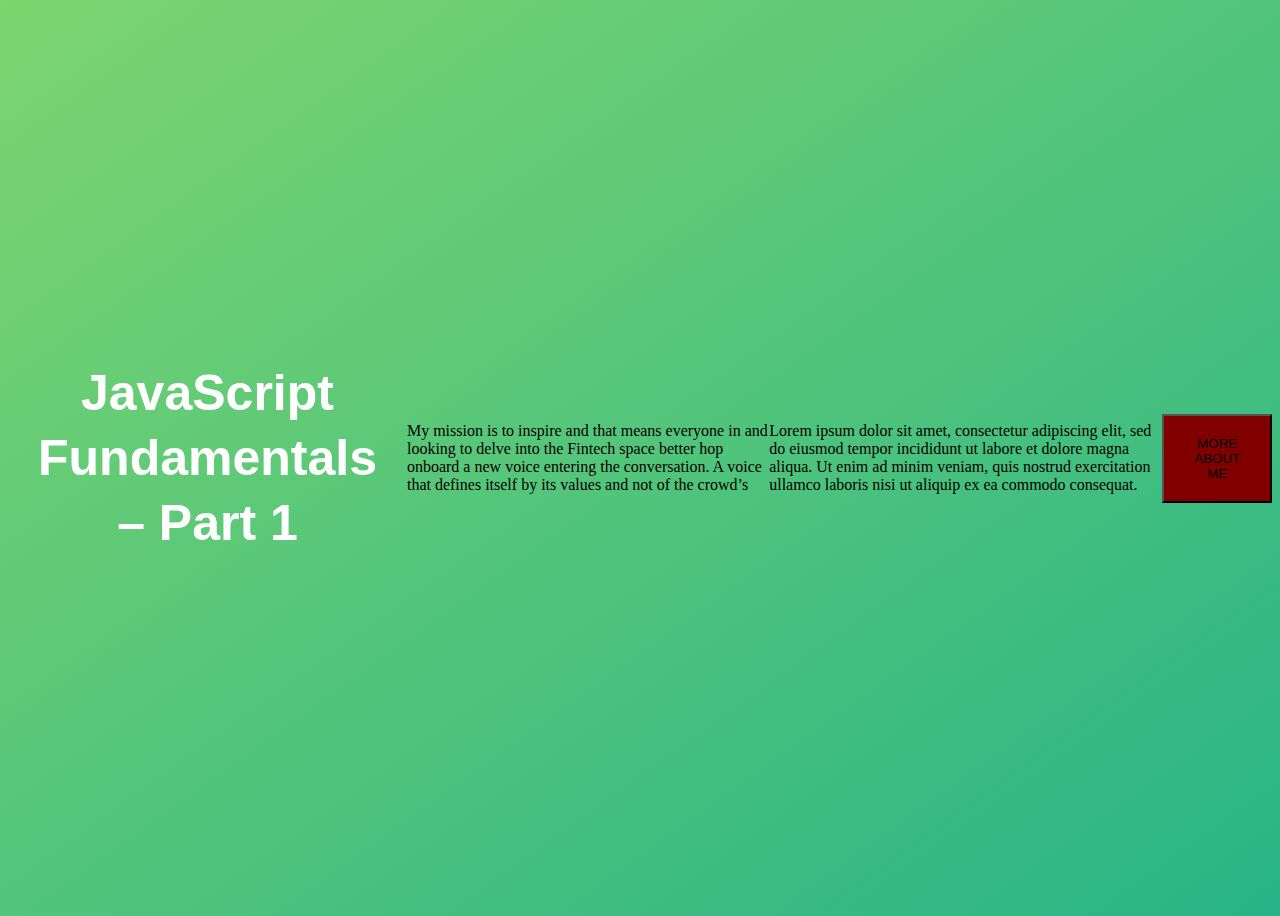
<file: 01-Fundamentals-Part-1/starter/index.html>
<!DOCTYPE html>
<html lang="en">
  <head>
    <meta charset="UTF-8" />
    <meta name="viewport" content="width=device-width, initial-scale=1.0" />
    <meta http-equiv="X-UA-Compatible" content="ie=edge" />
    <title>JavaScript Fundamentals – Part 1</title>
    <style>
      body {
        height: 100vh;
        display: flex;
        align-items: center;
        background: linear-gradient(to top left, #28b487, #7dd56f);
      }
      h1 {
        font-family: sans-serif;
        font-size: 50px;
        line-height: 1.3;
        width: 100%;
        padding: 30px;
        text-align: center;
        color: white;
      }
    </style>
  </head>
  <body>
    <h1>JavaScript Fundamentals – Part 1</h1>

    <script src="script.js"></script>
    <script src="assignment.js"></script>
    <script src="challenges.js"></script>
  </body>
</html>

<p>
  My mission is to inspire and that means everyone in and looking to delve into
  the Fintech space better hop onboard a new voice entering the conversation. A
  voice that defines itself by its values and not of the crowd’s
</p>

<p>
  Lorem ipsum dolor sit amet, consectetur adipiscing elit, sed do eiusmod tempor
  incididunt ut labore et dolore magna aliqua. Ut enim ad minim veniam, quis
  nostrud exercitation ullamco laboris nisi ut aliquip ex ea commodo consequat.
</p>
<button
  style="
    background-color: #800000;
    padding: 20px 30px 20px 30px;
    /* letter-spacing:  */
  "
>
  MORE ABOUT ME
</button>
</file>
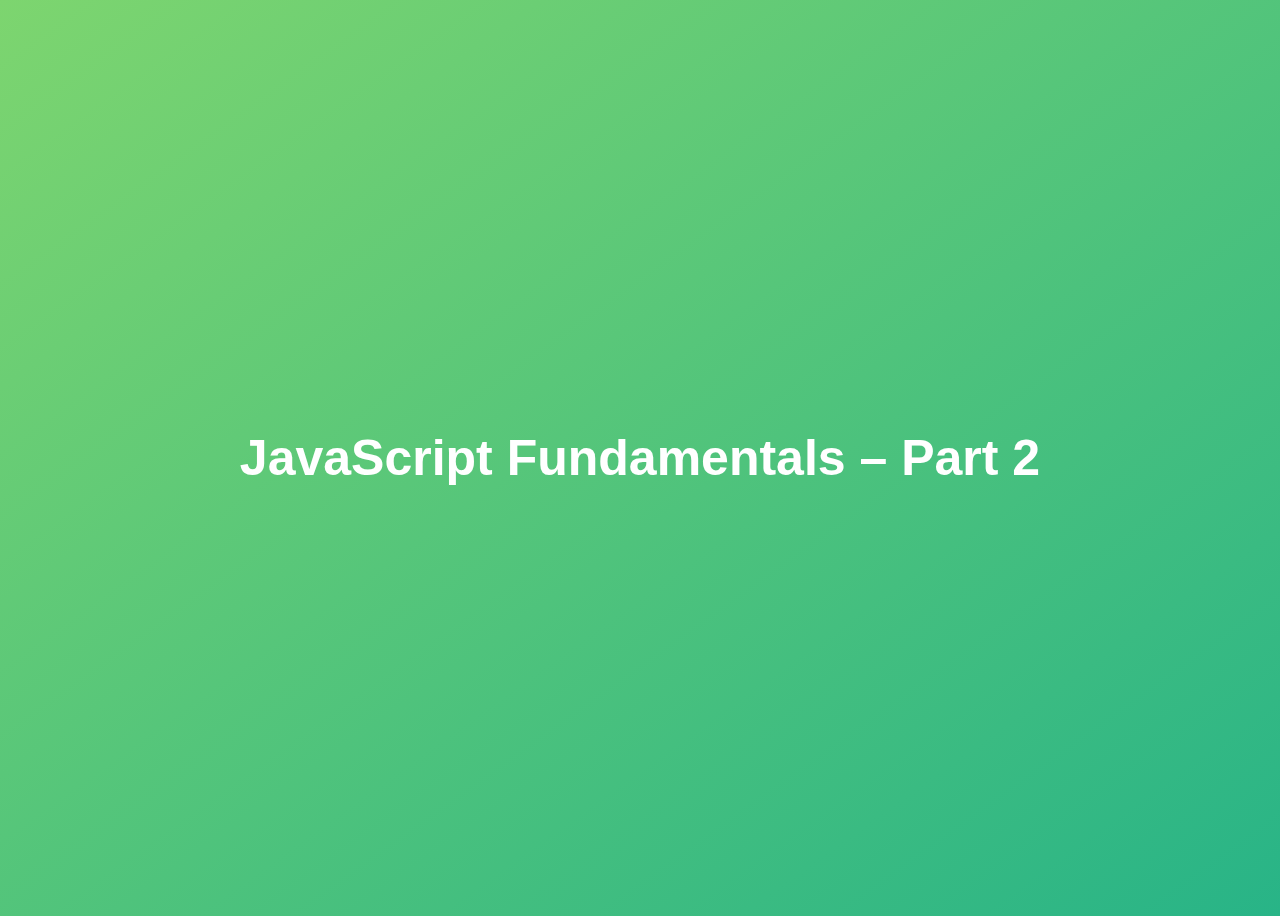
<file: 02-Fundamentals-Part-2/starter/index.html>
<!DOCTYPE html>
<html lang="en">
  <head>
    <meta charset="UTF-8" />
    <meta name="viewport" content="width=device-width, initial-scale=1.0" />
    <meta http-equiv="X-UA-Compatible" content="ie=edge" />
    <title>JavaScript Fundamentals – Part 2</title>
    <style>
      body {
        height: 100vh;
        display: flex;
        align-items: center;
        background: linear-gradient(to top left, #28b487, #7dd56f);
      }
      h1 {
        font-family: sans-serif;
        font-size: 50px;
        line-height: 1.3;
        width: 100%;
        padding: 30px;
        text-align: center;
        color: white;
      }
    </style>
  </head>
  <body>
    <h1>JavaScript Fundamentals – Part 2</h1>
    <script src="script.js"></script>
    <script src="challenges.js"></script>
  </body>
</file>
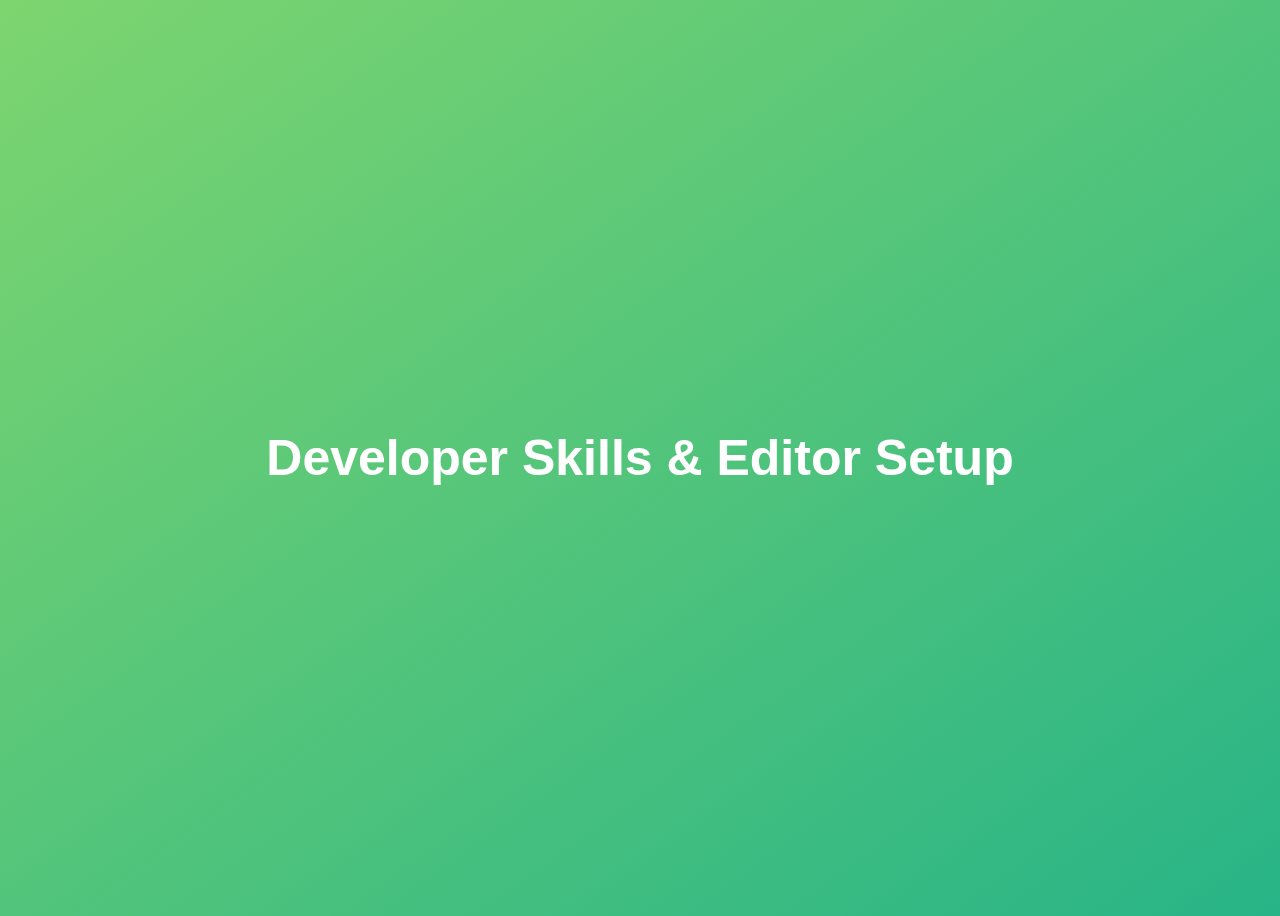
<file: 03-Developer-Skills/starter/index.html>
<!DOCTYPE html>
<html lang="en">
  <head>
    <meta charset="UTF-8" />
    <meta name="viewport" content="width=device-width, initial-scale=1.0" />
    <meta http-equiv="X-UA-Compatible" content="ie=edge" />
    <title>Developer Skills & Editor Setup</title>
    <style>
      body {
        height: 100vh;
        display: flex;
        align-items: center;
        background: linear-gradient(to top left, #28b487, #7dd56f);
      }
      h1 {
        font-family: sans-serif;
        font-size: 50px;
        line-height: 1.3;
        width: 100%;
        padding: 30px;
        text-align: center;
        color: white;
      }
    </style>
  </head>
  <body>
    <h1>Developer Skills & Editor Setup</h1>
    <script src="script.js"></script>
    <script src="challenges.js"></script>
  </body>
</html>
</file>
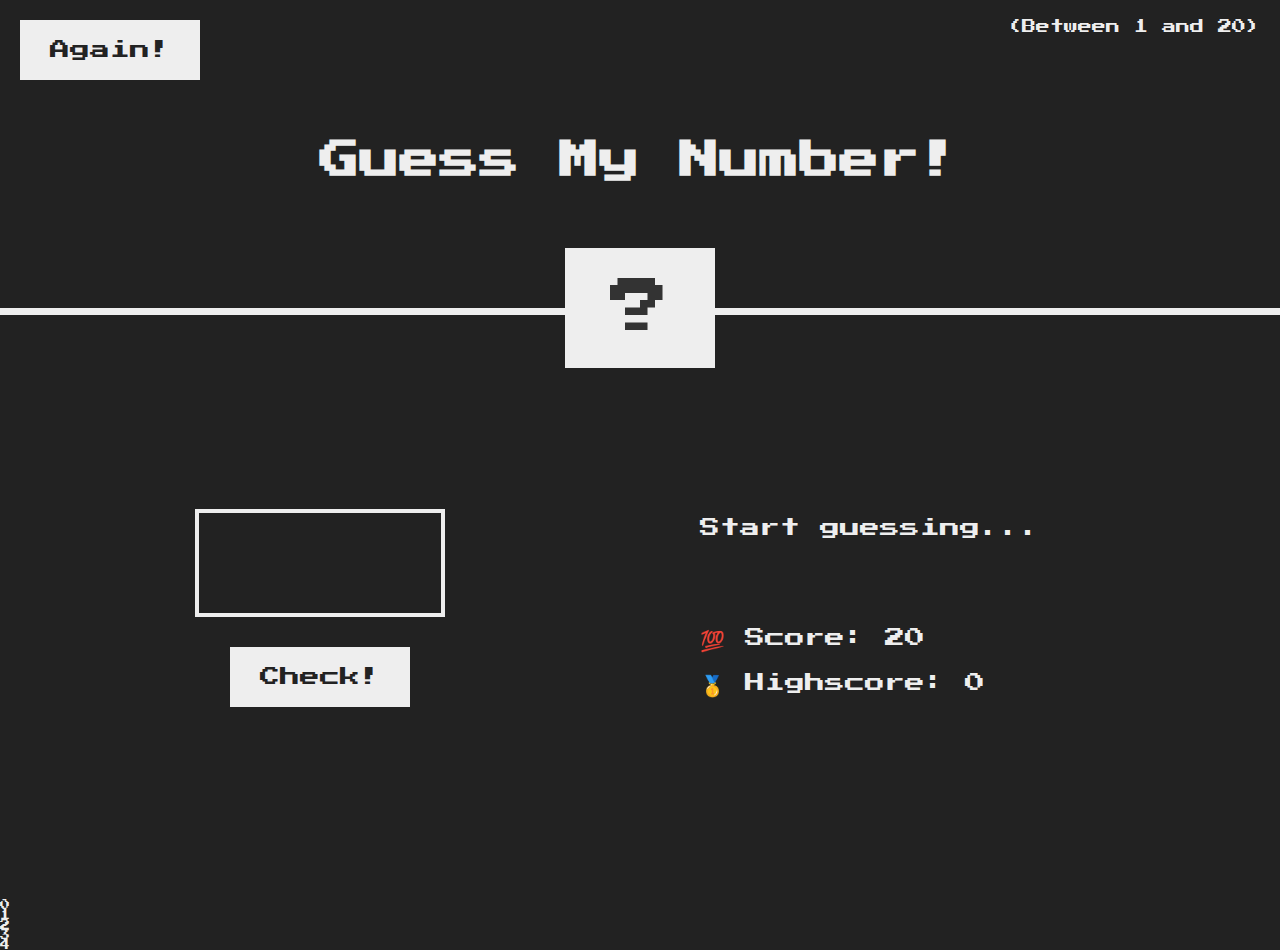
<file: 05-Guess-My-Number/starter/index.html>
<!DOCTYPE html>
<html lang="en">
  <head>
    <meta charset="UTF-8" />
    <meta name="viewport" content="width=device-width, initial-scale=1.0" />
    <meta http-equiv="X-UA-Compatible" content="ie=edge" />
    <link rel="stylesheet" href="style.css" />
    <title>Guess My Number!</title>
  </head>
  <body>
    <header>
      <h1>Guess My Number!</h1>
      <p class="between">(Between 1 and 20)</p>
      <button class="btn again">Again!</button>
      <div class="number">?</div>
    </header>
    <main>
      <section class="left">
        <input type="number" class="guess" />
        <button class="btn check">Check!</button>
      </section>
      <section class="right">
        <p class="message">Start guessing...</p>
        <p class="label-score">💯 Score: <span class="score">20</span></p>
        <p class="label-highscore">
          🥇 Highscore: <span class="highscore">0</span>
        </p>
      </section>
    </main>
    <ul>
      <li class="mylist">0</li>
      <li class="mylist">1</li>
      <li class="mylist">2</li>
      <li class="mylist">3</li>
      <li class="mylist">4</li>
    </ul>
    <script src="script.js"></script>
  </body>
</html>
</file>
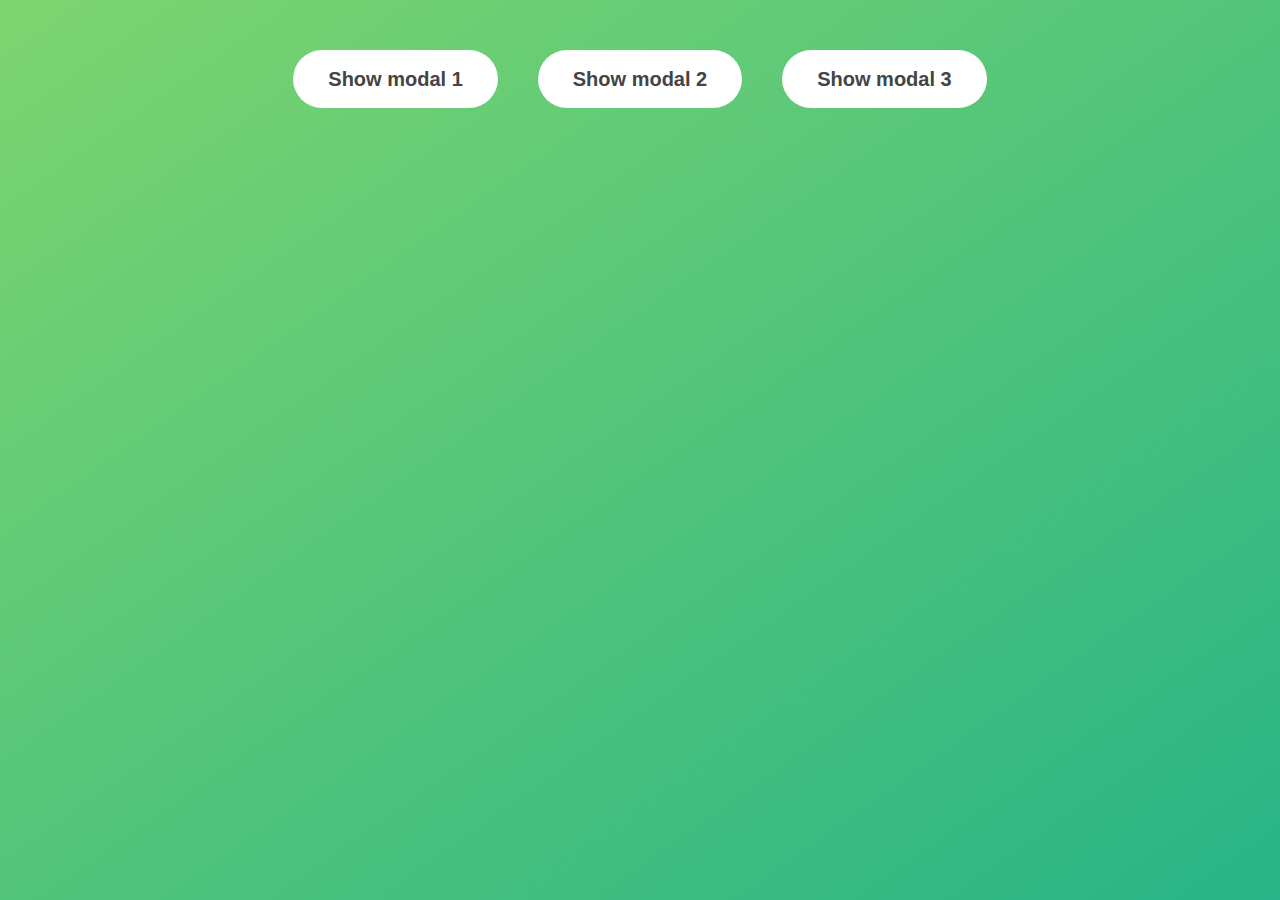
<file: 06-Modal/starter/index.html>
<!DOCTYPE html>
<html lang="en">
  <head>
    <meta charset="UTF-8" />
    <meta name="viewport" content="width=device-width, initial-scale=1.0" />
    <meta http-equiv="X-UA-Compatible" content="ie=edge" />
    <link rel="stylesheet" href="style.css" />
    <title>Modal window</title>
  </head>
  <body>
    <button class="show-modal">Show modal 1</button>
    <button class="show-modal">Show modal 2</button>
    <button class="show-modal">Show modal 3</button>

    <div class="modal hidden">
      <button class="close-modal">&times;</button>
      <h1>I'm a modal window 😍</h1>
      <p>
        Lorem ipsum dolor sit amet, consectetur adipisicing elit, sed do eiusmod
        tempor incididunt ut labore et dolore magna aliqua. Ut enim ad minim
        veniam, quis nostrud exercitation ullamco laboris nisi ut aliquip ex ea
        commodo consequat. Duis aute irure dolor in reprehenderit in voluptate
        velit esse cillum dolore eu fugiat nulla pariatur. Excepteur sint
        occaecat cupidatat non proident, sunt in culpa qui officia deserunt
        mollit anim id est laborum.
      </p>
    </div>
    <div class="overlay hidden"></div>

    <script src="script.js"></script>
  </body>
</html>
</file>
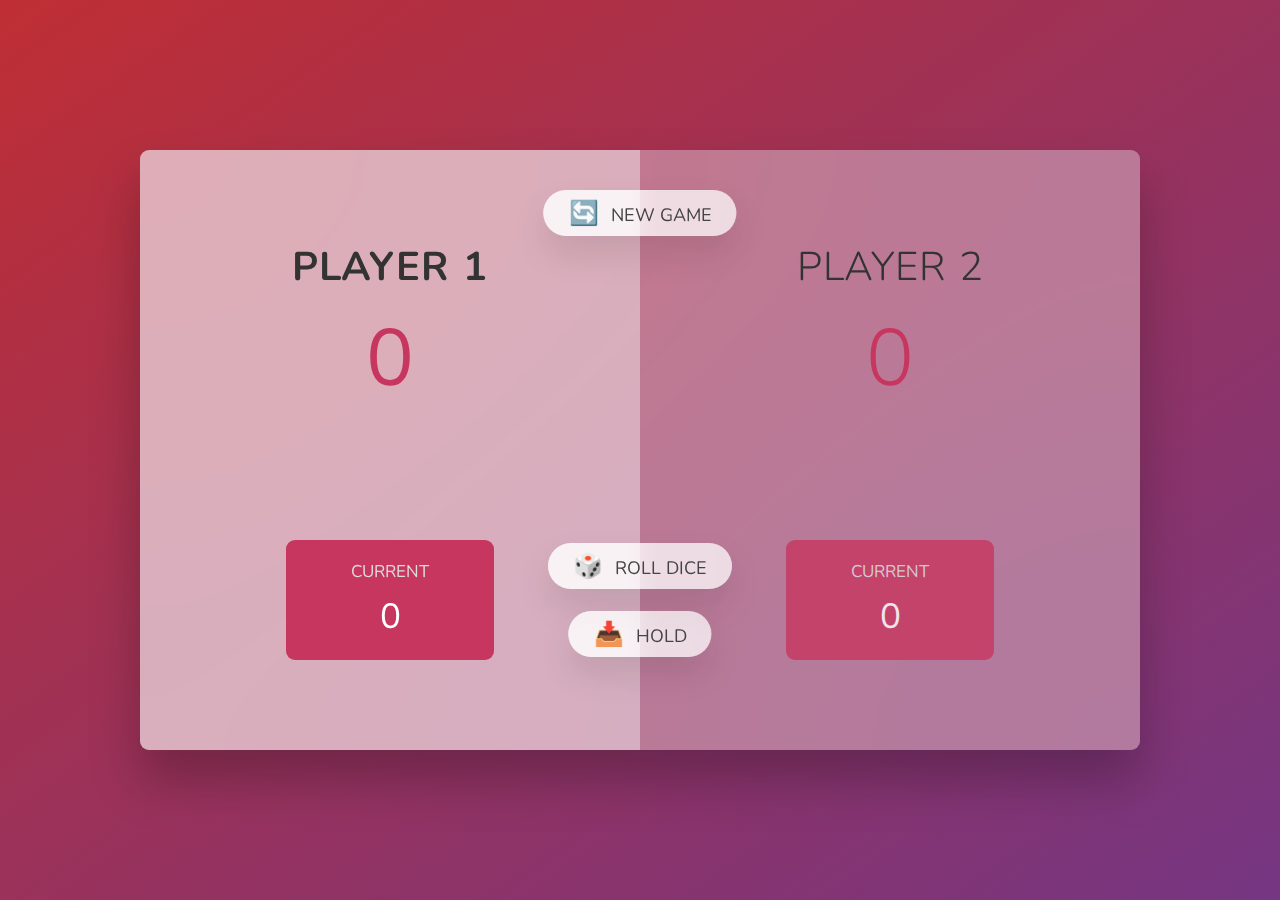
<file: 07-Pig-Game/starter/index.html>
<!DOCTYPE html>
<html lang="en">
  <head>
    <meta charset="UTF-8" />
    <meta name="viewport" content="width=device-width, initial-scale=1.0" />
    <meta http-equiv="X-UA-Compatible" content="ie=edge" />
    <link rel="stylesheet" href="style.css" />
    <title>Pig Game</title>
  </head>
  <body>
    <main>
      <section class="player player--0 player--active">
        <h2 class="name" id="name--0">Player 1</h2>
        <p class="score" id="score--0">43</p>
        <div class="current">
          <p class="current-label">Current</p>
          <p class="current-score" id="current--0">0</p>
        </div>
      </section>
      <section class="player player--1">
        <h2 class="name" id="name--1">Player 2</h2>
        <p class="score" id="score--1">24</p>
        <div class="current">
          <p class="current-label">Current</p>
          <p class="current-score" id="current--1">0</p>
        </div>
      </section>

      <img src="dice-5.png" alt="Playing dice" class="dice" />
      <button class="btn btn--new">🔄 New game</button>
      <button class="btn btn--roll">🎲 Roll dice</button>
      <button class="btn btn--hold">📥 Hold</button>
    </main>
    <script src="script.js"></script>
  </body>
</html>
</file>
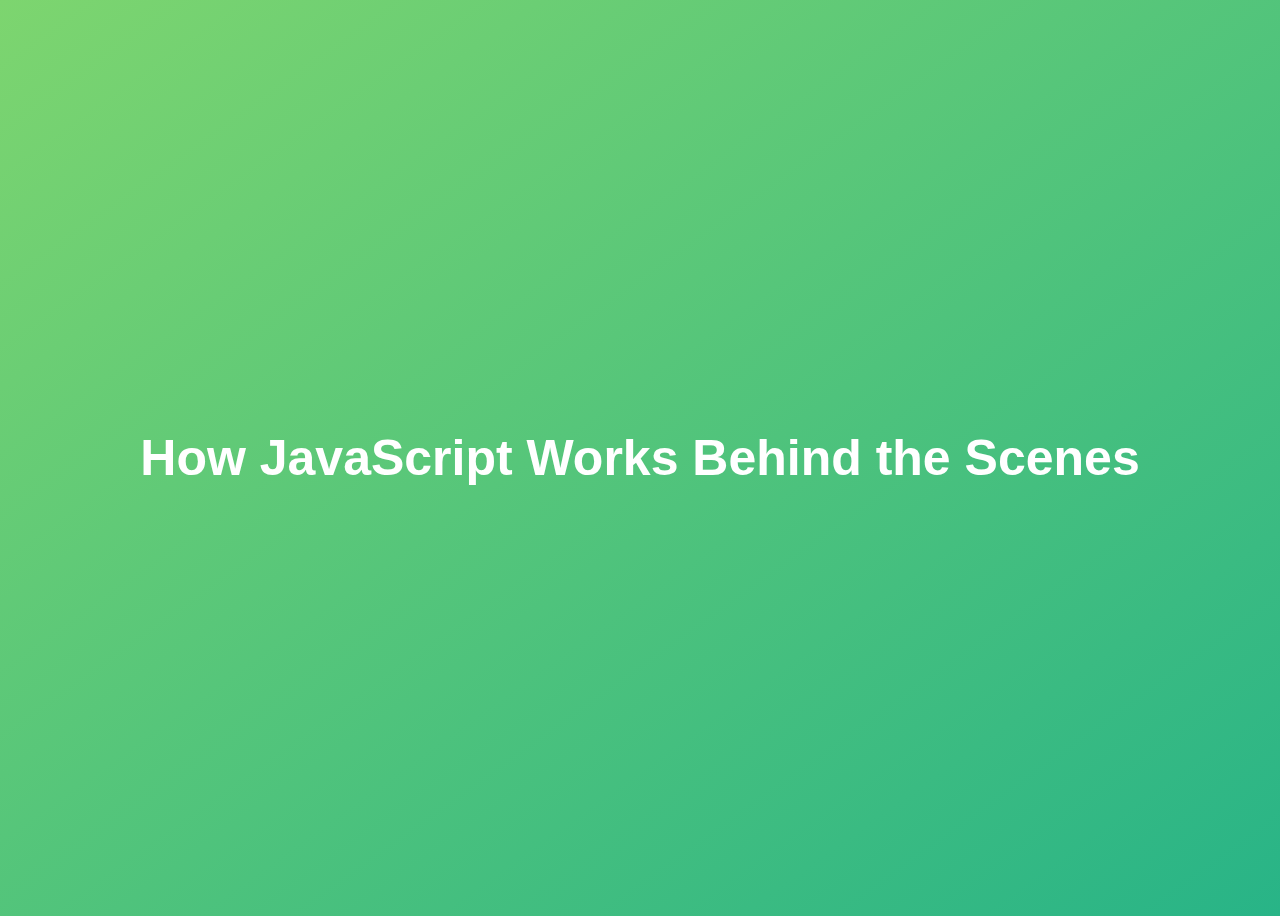
<file: 08-Behind-the-Scenes/starter/index.html>
<!DOCTYPE html>
<html lang="en">
  <head>
    <meta charset="UTF-8" />
    <meta name="viewport" content="width=device-width, initial-scale=1.0" />
    <meta http-equiv="X-UA-Compatible" content="ie=edge" />
    <title>How JavaScript Works Behind the Scenes</title>
    <style>
      body {
        height: 100vh;
        display: flex;
        align-items: center;
        background: linear-gradient(to top left, #28b487, #7dd56f);
      }
      h1 {
        font-family: sans-serif;
        font-size: 50px;
        line-height: 1.3;
        width: 100%;
        padding: 30px;
        text-align: center;
        color: white;
      }
    </style>
  </head>
  <body>
    <h1>How JavaScript Works Behind the Scenes</h1>
    <script src="script.js"></script>
  </body>
</html>
</file>
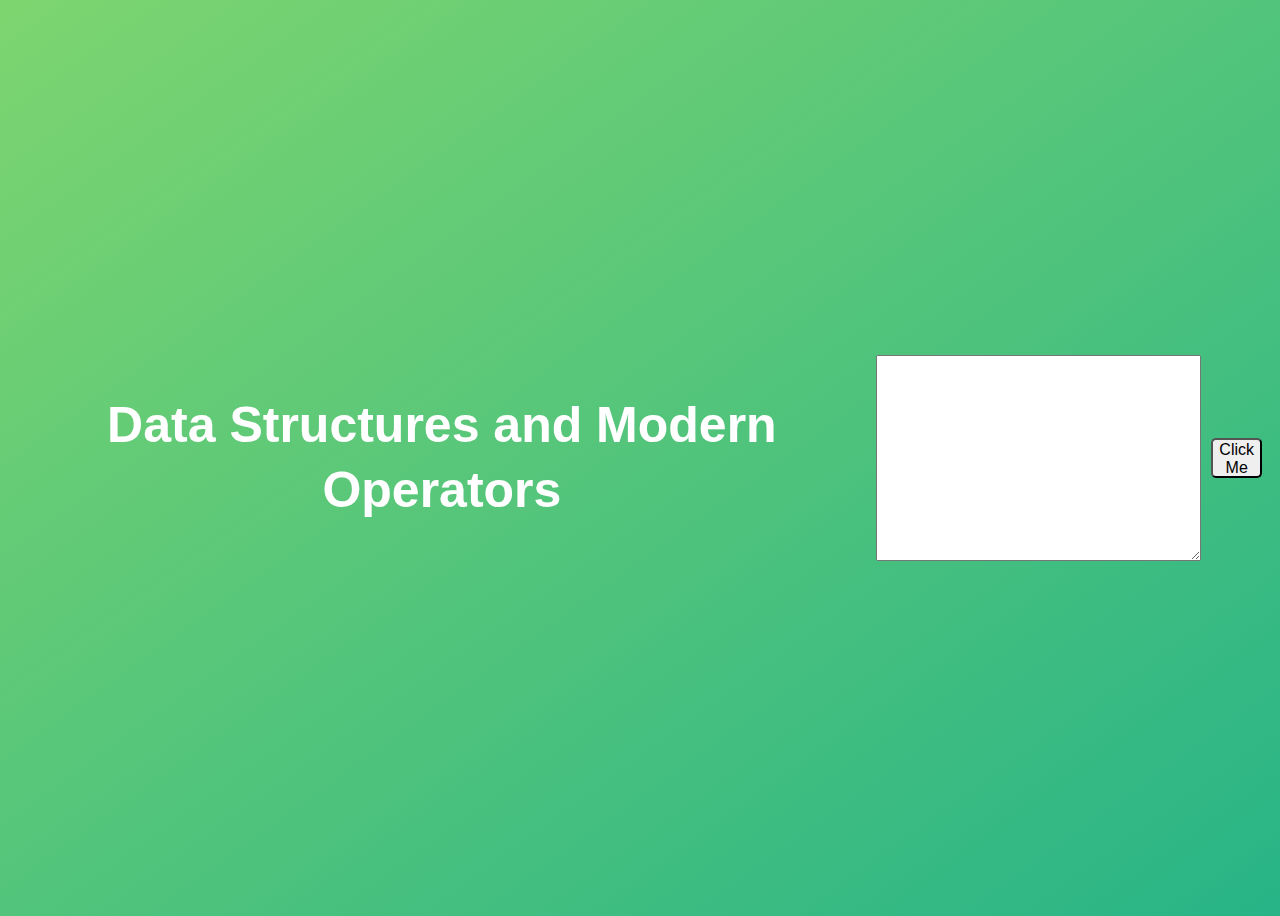
<file: 09-Data-Structures-Operators/starter/index.html>
<!DOCTYPE html>
<html lang="en">
  <head>
    <meta charset="UTF-8" />
    <meta name="viewport" content="width=device-width, initial-scale=1.0" />
    <meta http-equiv="X-UA-Compatible" content="ie=edge" />
    <title>Data Structures and Modern Operators</title>
    <style>
      body {
        height: 100vh;
        display: flex;
        align-items: center;
        background: linear-gradient(to top left, #28b487, #7dd56f);
      }
      h1 {
        font-family: sans-serif;
        font-size: 50px;
        line-height: 1.3;
        width: 100%;
        padding: 30px;
        text-align: center;
        color: white;
      }
      button {
        width: 70px;
        height: 40px;
        margin: 10px;
        border-radius: 5px;
        /* border: none; */
      }
      textarea {
        width: 500px;
        height: 200px;
      }
    </style>
  </head>
  <body>
    <h1>Data Structures and Modern Operators</h1>
    <script src="script.js"></script>
    <script src="challenge.js"></script>
  </body>
</html>
</file>
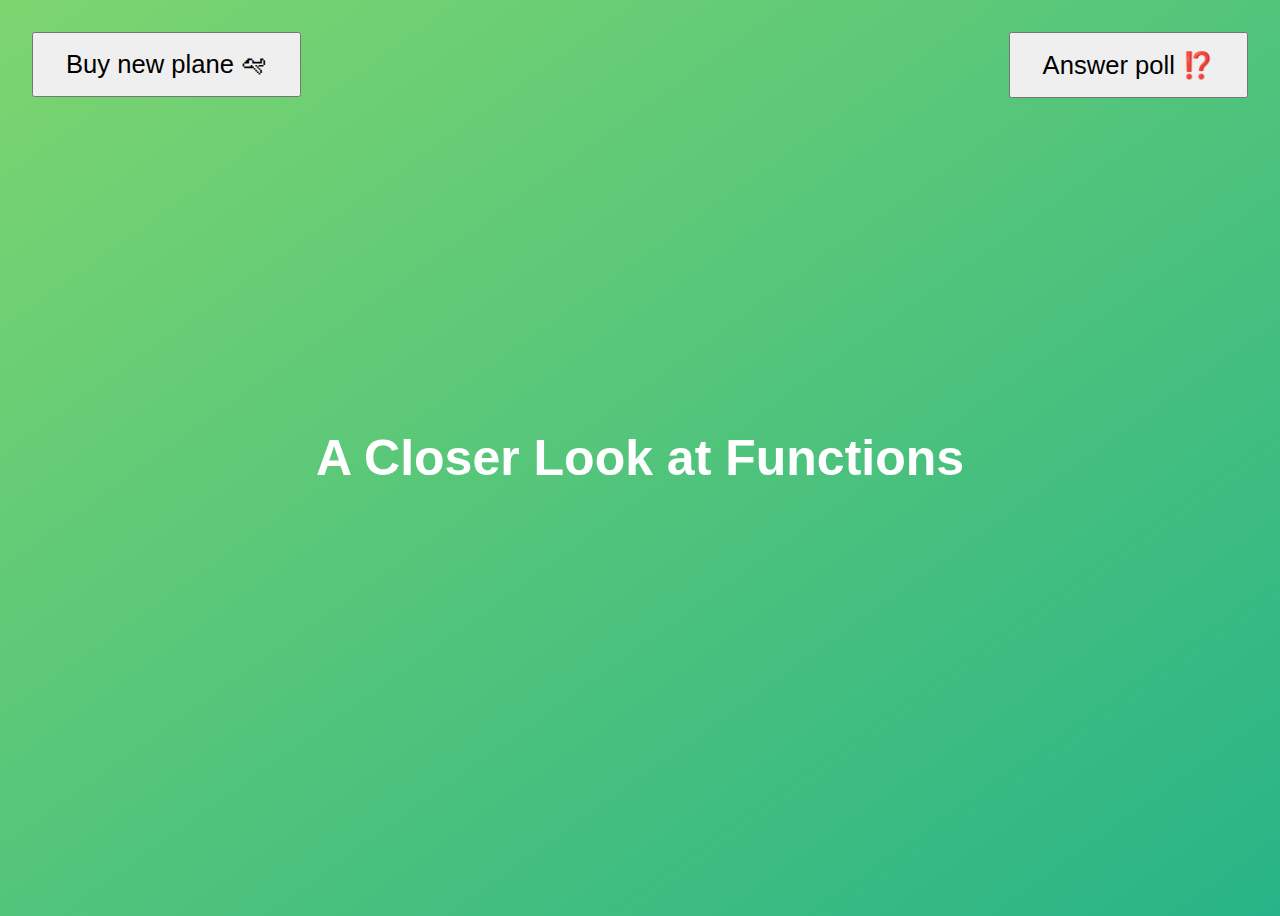
<file: 10-Functions/starter/index.html>
<!DOCTYPE html>
<html lang="en">
  <head>
    <meta charset="UTF-8" />
    <meta name="viewport" content="width=device-width, initial-scale=1.0" />
    <meta http-equiv="X-UA-Compatible" content="ie=edge" />
    <title>A Closer Look at Functions</title>
    <style>
      body {
        height: 100vh;
        display: flex;
        align-items: center;
        background: linear-gradient(to top left, #28b487, #7dd56f);
      }
      h1 {
        font-family: sans-serif;
        font-size: 50px;
        line-height: 1.3;
        width: 100%;
        padding: 30px;
        text-align: center;
        color: white;
      }
      .buy,
      .poll {
        font-size: 1.6rem;
        padding: 1rem 2rem;
        position: absolute;
        top: 2rem;
      }
      .buy {
        left: 2rem;
      }
      .poll {
        right: 2rem;
      }
    </style>
  </head>
  <body>
    <h1>A Closer Look at Functions</h1>
    <button class="buy">Buy new plane 🛩</button>
    <button class="poll">Answer poll ⁉️</button>
    <script src="script.js"></script>
    <script src="challenge.js"></script>
  </body>
</html>
</file>
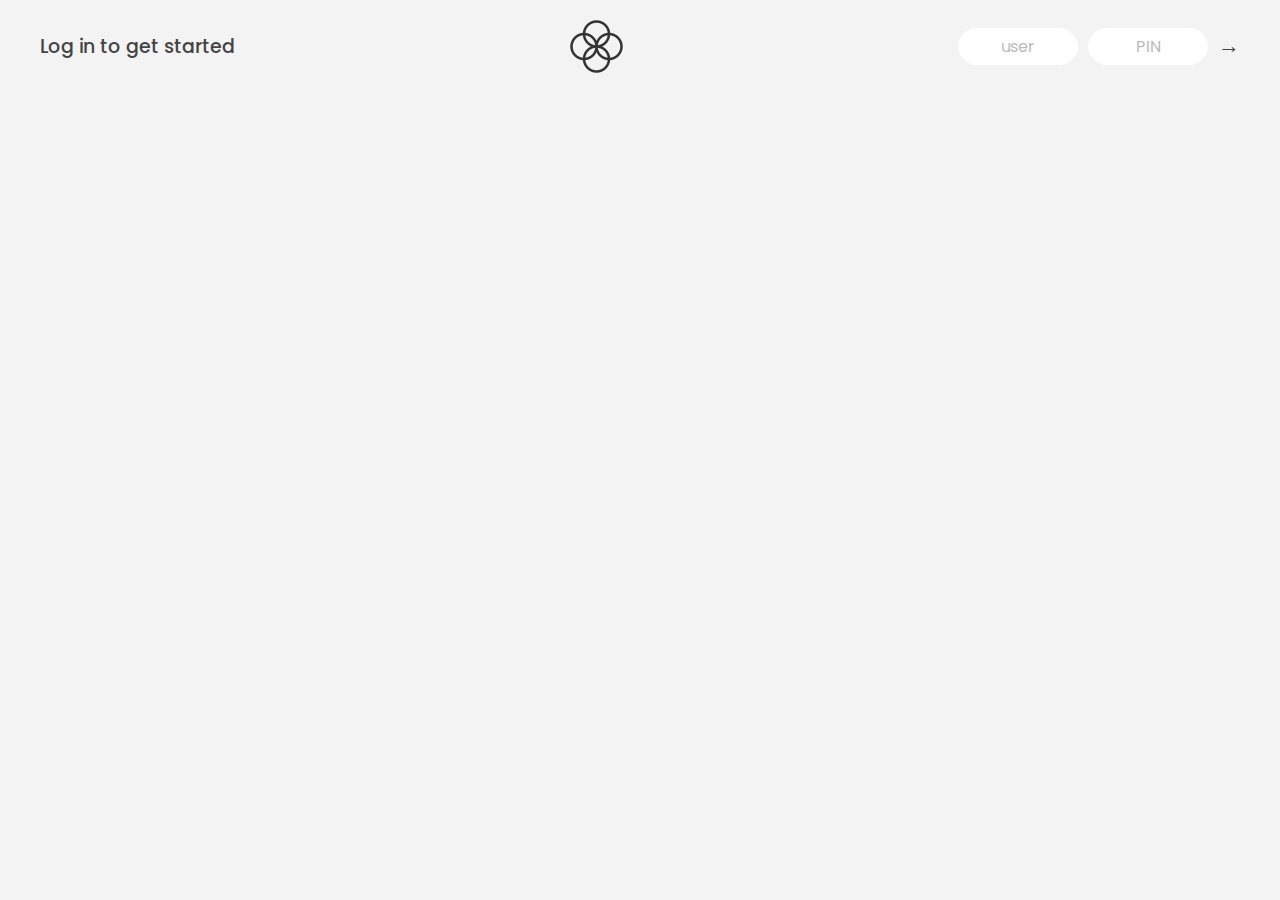
<file: 11-Arrays-Bankist/starter/index.html>
<!DOCTYPE html>
<html lang="en">
  <head>
    <meta charset="UTF-8" />
    <meta name="viewport" content="width=device-width, initial-scale=1.0" />
    <meta http-equiv="X-UA-Compatible" content="ie=edge" />
    <link rel="shortcut icon" type="image/png" href="/icon.png" />

    <link
      href="https://fonts.googleapis.com/css?family=Poppins:400,500,600&display=swap"
      rel="stylesheet"
    />

    <link rel="stylesheet" href="style.css" />
    <title>Bankist</title>
  </head>
  <body>
    <!-- TOP NAVIGATION -->
    <nav>
      <p class="welcome">Log in to get started</p>
      <img src="logo.png" alt="Logo" class="logo" />
      <form class="login">
        <input
          type="text"
          placeholder="user"
          class="login__input login__input--user"
        />
        <!-- In practice, use type="password" -->
        <input
          type="text"
          placeholder="PIN"
          maxlength="4"
          class="login__input login__input--pin"
        />
        <button class="login__btn">&rarr;</button>
      </form>
    </nav>

    <main class="app">
      <!-- BALANCE -->
      <div class="balance">
        <div>
          <p class="balance__label">Current balance</p>
          <p class="balance__date">
            As of <span class="date">05/03/2037</span>
          </p>
        </div>
        <p class="balance__value">0000€</p>
      </div>

      <!-- MOVEMENTS -->
      <div class="movements">
        <div class="movements__row">
          <div class="movements__type movements__type--deposit">2 deposit</div>
          <div class="movements__date">3 days ago</div>
          <div class="movements__value">4 000€</div>
        </div>
        <div class="movements__row">
          <div class="movements__type movements__type--withdrawal">
            1 withdrawal
          </div>
          <div class="movements__date">24/01/2037</div>
          <div class="movements__value">-378€</div>
        </div>
      </div>

      <!-- SUMMARY -->
      <div class="summary">
        <p class="summary__label">In</p>
        <p class="summary__value summary__value--in">0000€</p>
        <p class="summary__label">Out</p>
        <p class="summary__value summary__value--out">0000€</p>
        <p class="summary__label">Interest</p>
        <p class="summary__value summary__value--interest">0000€</p>
        <button class="btn--sort">&downarrow; SORT</button>
      </div>

      <!-- OPERATION: TRANSFERS -->
      <div class="operation operation--transfer">
        <h2>Transfer money</h2>
        <form class="form form--transfer">
          <input type="text" class="form__input form__input--to" />
          <input type="number" class="form__input form__input--amount" />
          <button class="form__btn form__btn--transfer">&rarr;</button>
          <label class="form__label">Transfer to</label>
          <label class="form__label">Amount</label>
        </form>
      </div>

      <!-- OPERATION: LOAN -->
      <div class="operation operation--loan">
        <h2>Request loan</h2>
        <form class="form form--loan">
          <input type="number" class="form__input form__input--loan-amount" />
          <button class="form__btn form__btn--loan">&rarr;</button>
          <label class="form__label form__label--loan">Amount</label>
        </form>
      </div>

      <!-- OPERATION: CLOSE -->
      <div class="operation operation--close">
        <h2>Close account</h2>
        <form class="form form--close">
          <input type="text" class="form__input form__input--user" />
          <input
            type="password"
            maxlength="6"
            class="form__input form__input--pin"
          />
          <button class="form__btn form__btn--close">&rarr;</button>
          <label class="form__label">Confirm user</label>
          <label class="form__label">Confirm PIN</label>
        </form>
      </div>

      <!-- LOGOUT TIMER -->
      <p class="logout-timer">
        You will be logged out in <span class="timer">05:00</span>
      </p>
    </main>

    <!-- <footer>
      &copy; by Jonas Schmedtmann. Don't claim as your own :)
    </footer> -->

    <script src="script.js"></script>
  </body>
</html>
</file>
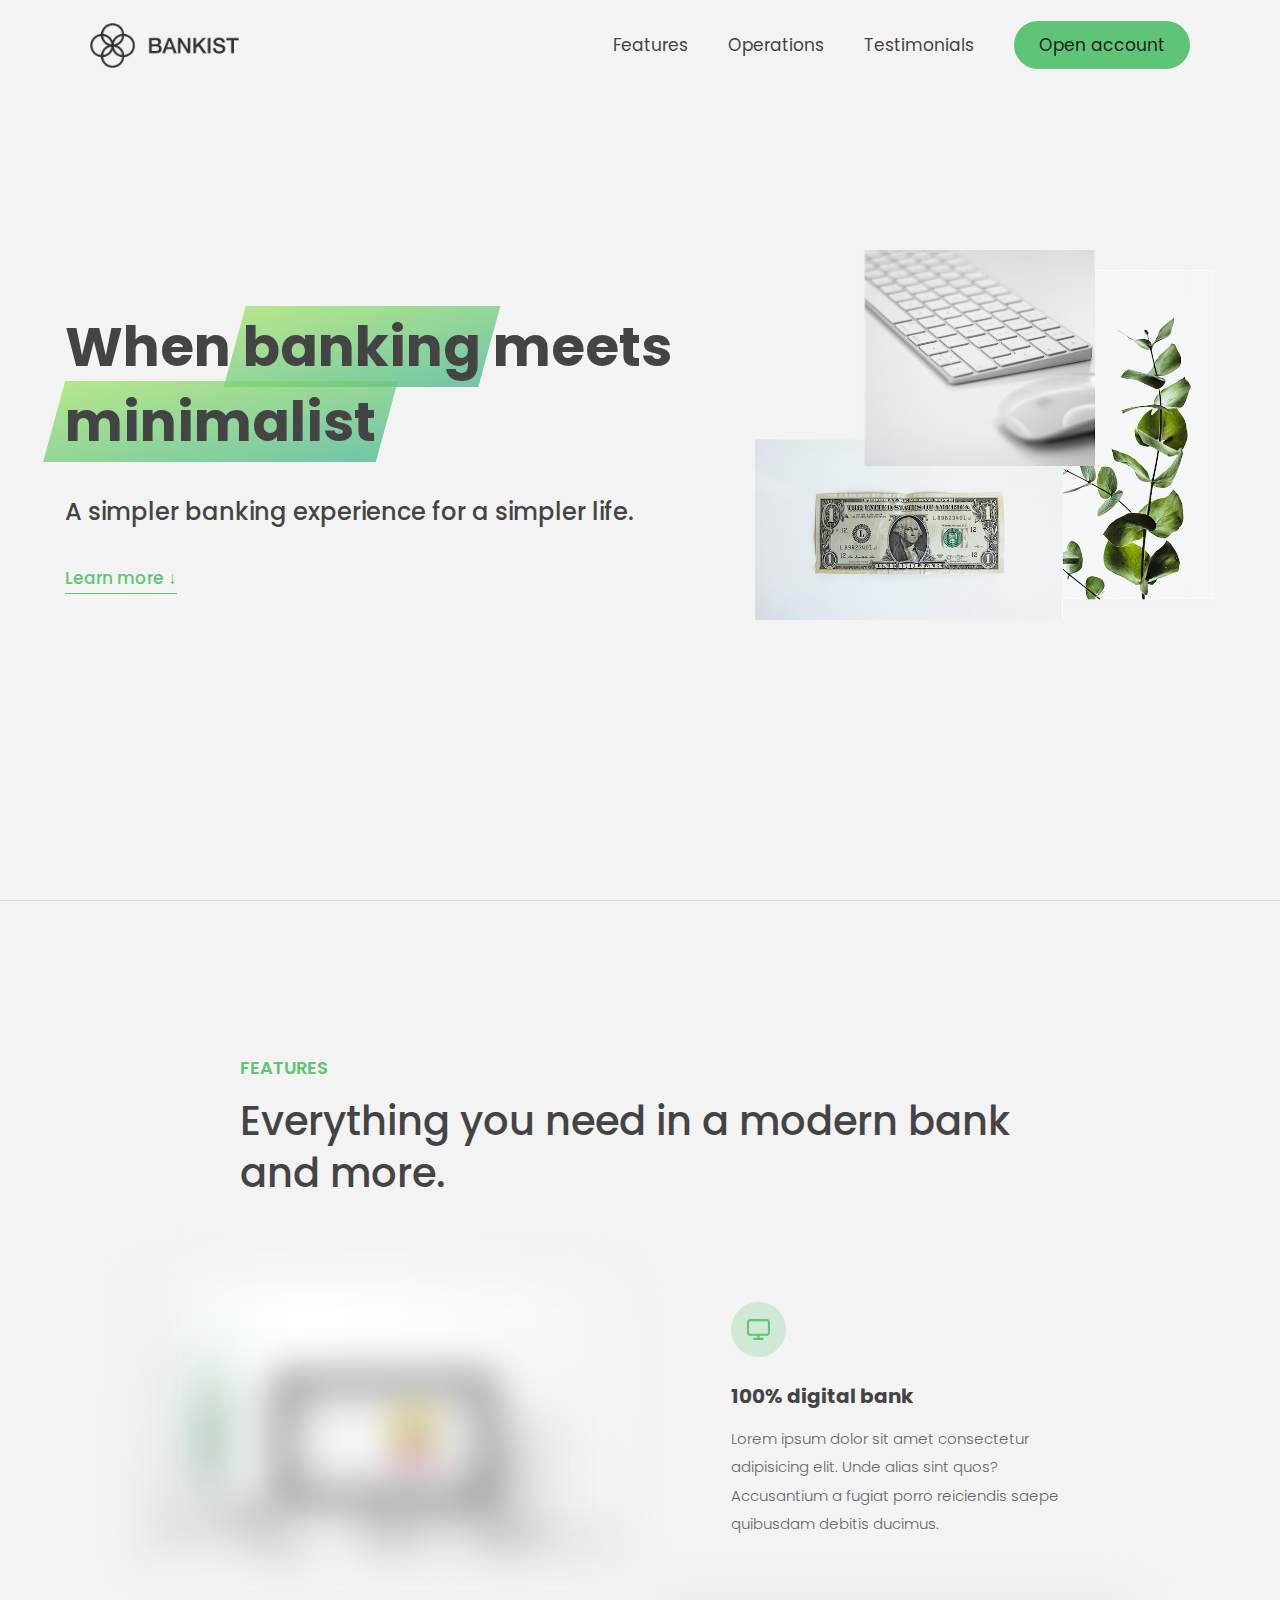
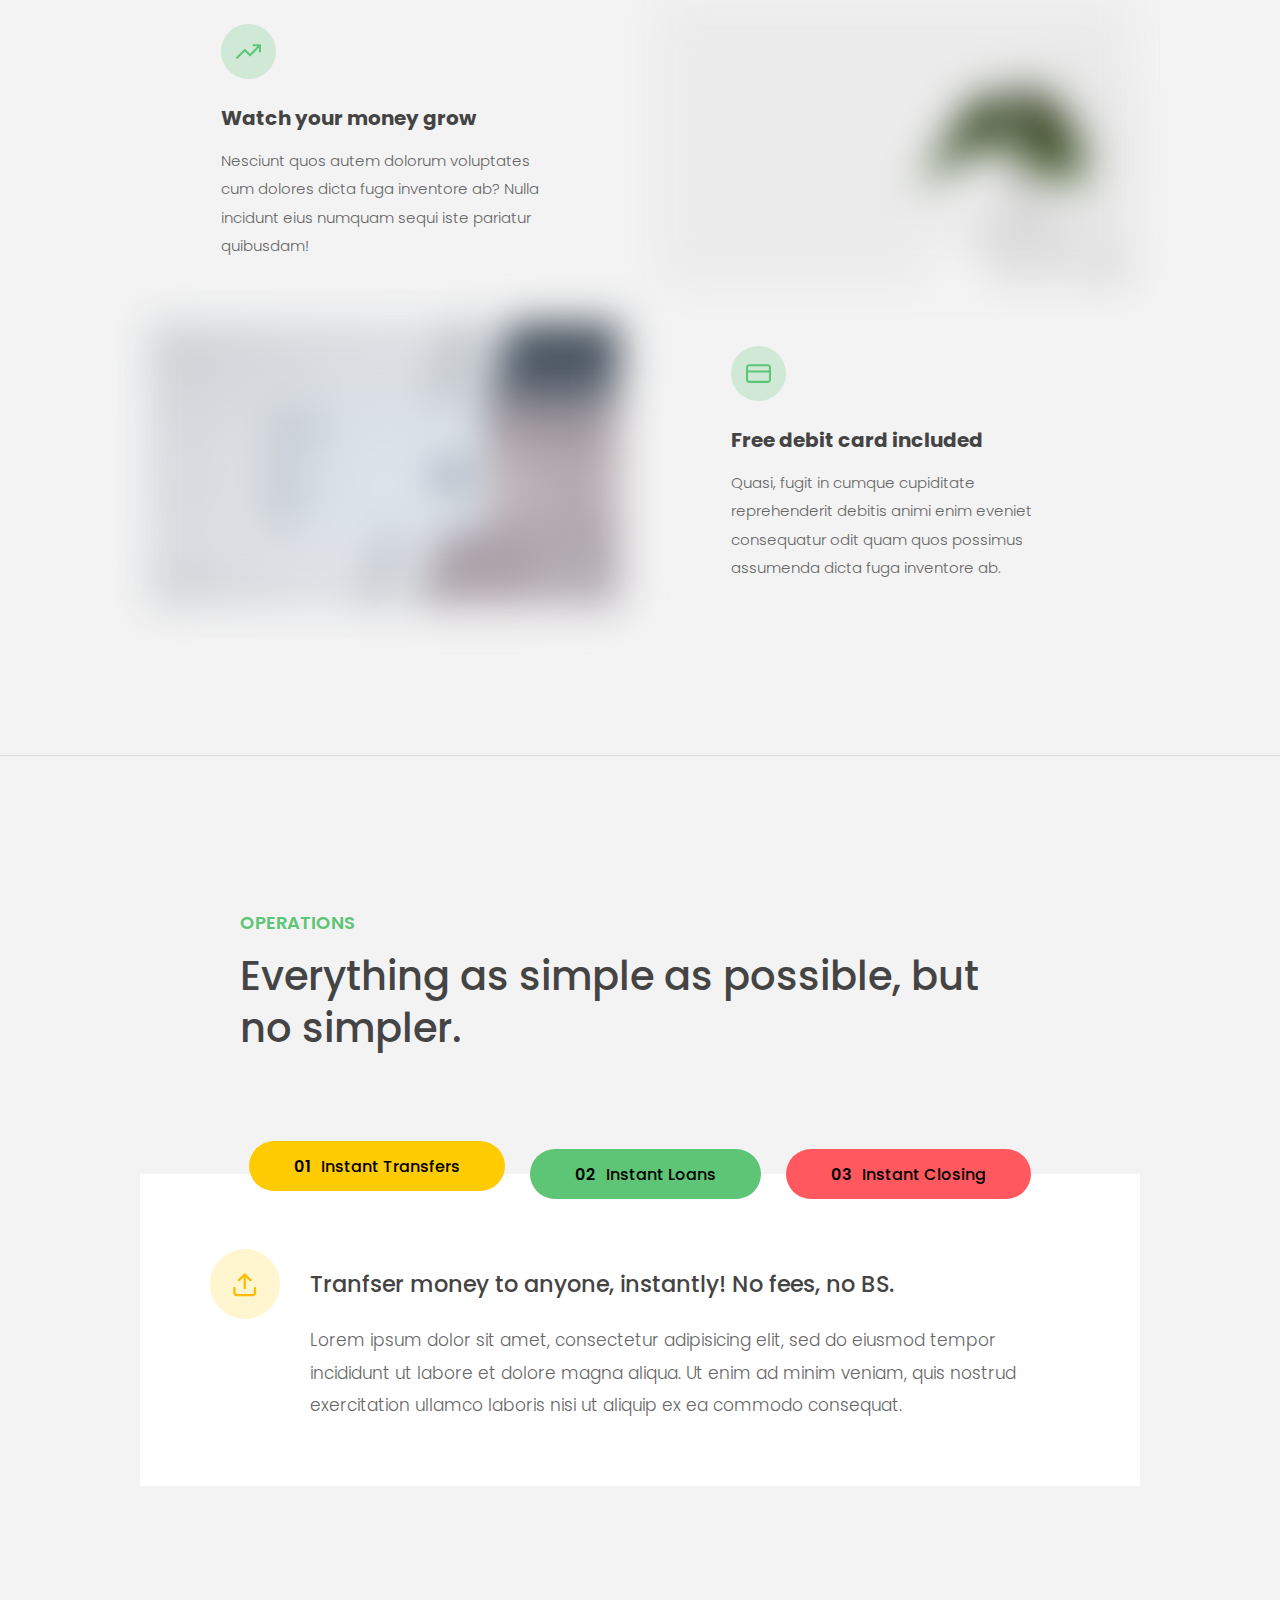
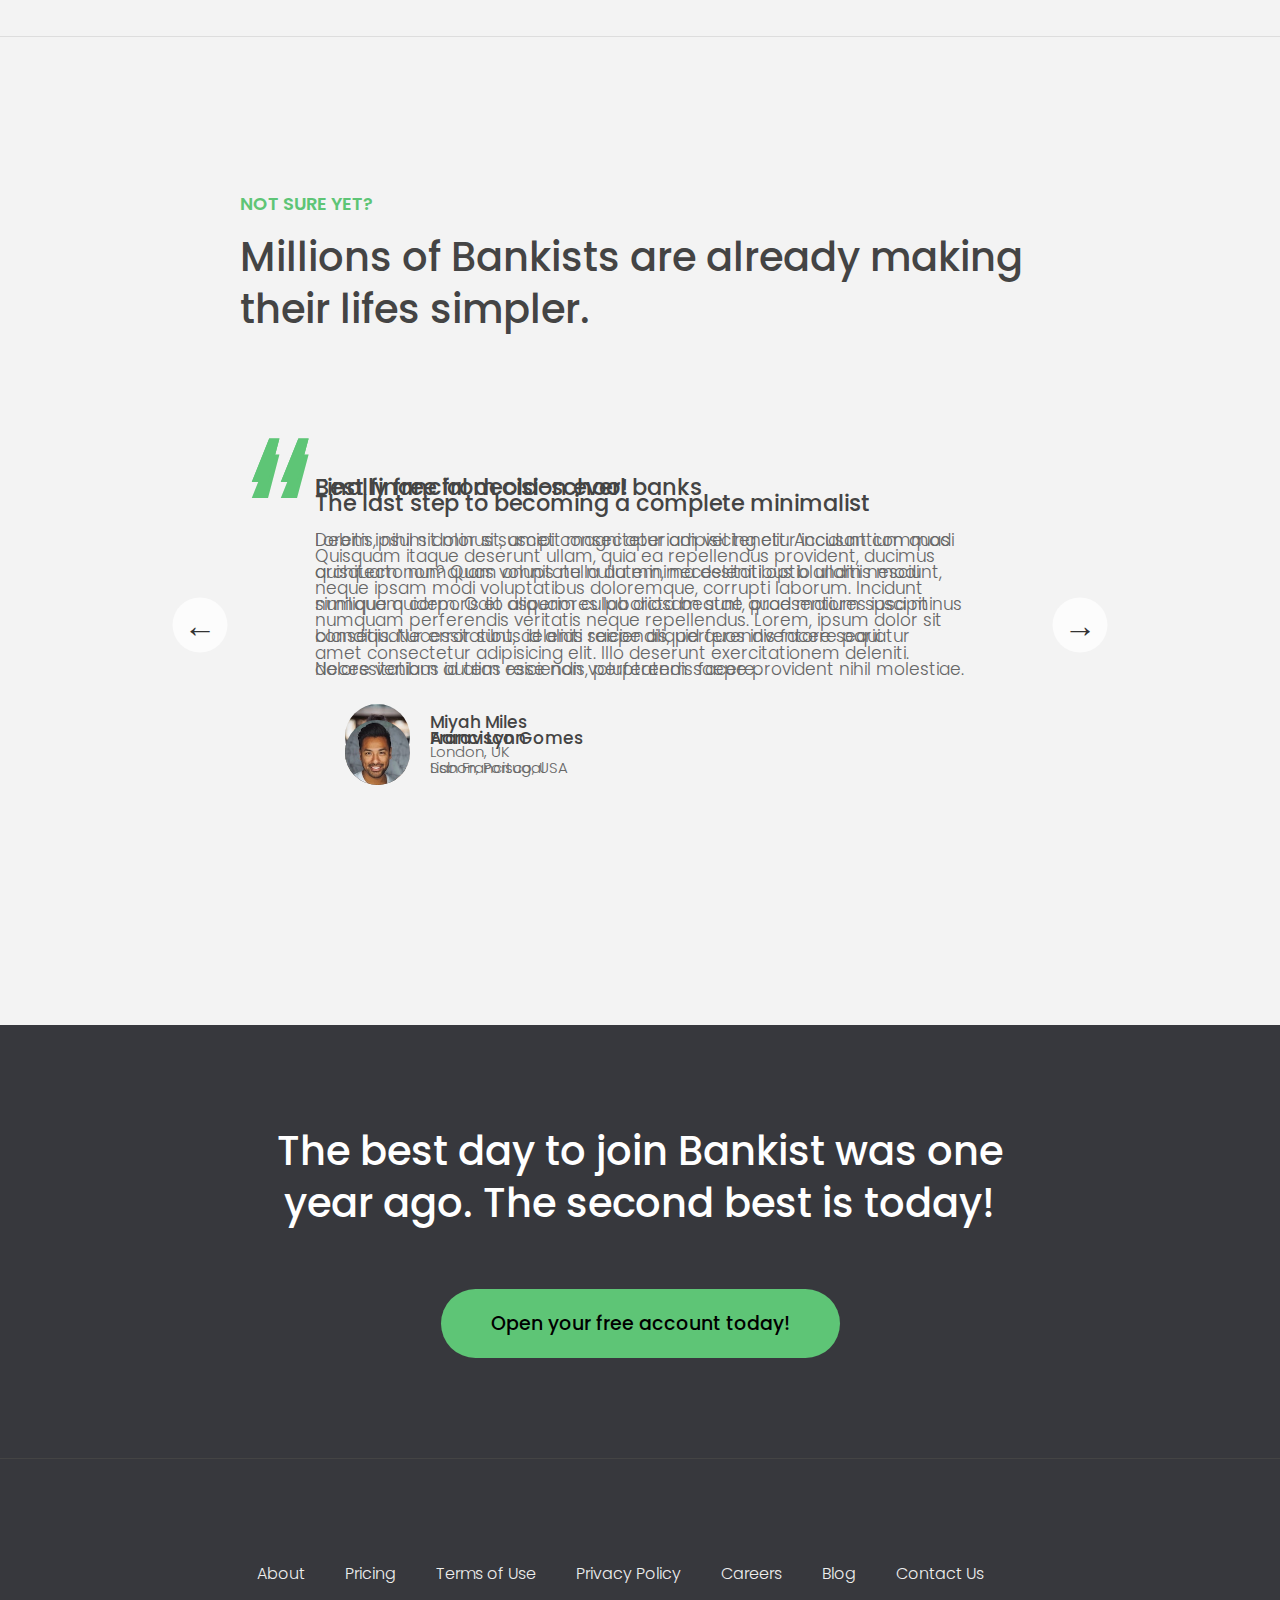
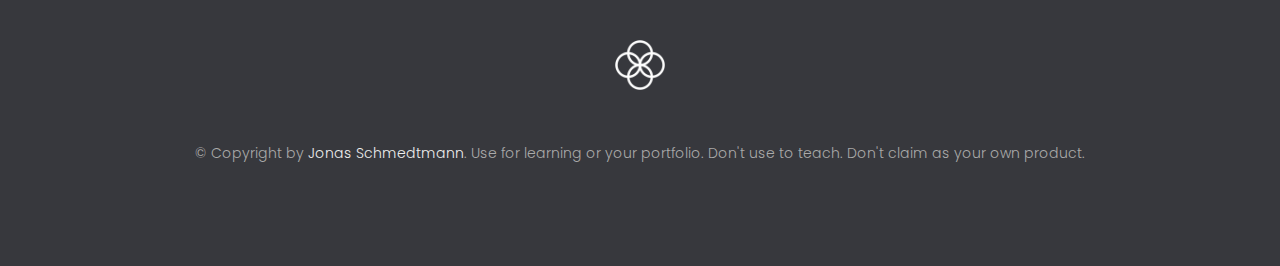
<file: 13-Advanced-DOM-Bankist/starter/index.html>
<!DOCTYPE html>
<html lang="en">
  <head>
    <meta charset="UTF-8" />
    <meta name="viewport" content="width=device-width, initial-scale=1.0" />
    <meta http-equiv="X-UA-Compatible" content="ie=edge" />
    <link rel="shortcut icon" type="image/png" href="img/icon.png" />

    <link
      href="https://fonts.googleapis.com/css?family=Poppins:300,400,500,600&display=swap"
      rel="stylesheet"
    />
    <link rel="stylesheet" href="style.css" />
    <title>Bankist | When Banking meets Minimalist</title>
  </head>
  <body>
    <header class="header">
      <nav class="nav">
        <img
          src="img/logo.png"
          alt="Bankist logo"
          class="nav__logo"
          id="logo"
        />
        <ul class="nav__links">
          <li class="nav__item">
            <a class="nav__link" href="#section--1">Features</a>
          </li>
          <li class="nav__item">
            <a class="nav__link" href="#section--2">Operations</a>
          </li>
          <li class="nav__item">
            <a class="nav__link" href="#section--3">Testimonials</a>
          </li>
          <li class="nav__item">
            <a class="nav__link nav__link--btn btn--show-modal" href="#"
              >Open account</a
            >
          </li>
        </ul>
      </nav>

      <div class="header__title">
        <h1>
          When
          <!-- Green highlight effect -->
          <span class="highlight">banking</span>
          meets<br />
          <span class="highlight">minimalist</span>
        </h1>
        <h4>A simpler banking experience for a simpler life.</h4>
        <button class="btn--text btn--scroll-to">Learn more &DownArrow;</button>
        <img
          src="img/hero.png"
          class="header__img"
          alt="Minimalist bank items"
        />
      </div>
    </header>

    <section class="section" id="section--1">
      <div class="section__title">
        <h2 class="section__description">Features</h2>
        <h3 class="section__header">
          Everything you need in a modern bank and more.
        </h3>
      </div>

      <div class="features">
        <img
          src="img/digital-lazy.jpg"
          data-src="img/digital.jpg"
          alt="Computer"
          class="features__img lazy-img"
        />
        <div class="features__feature">
          <div class="features__icon">
            <svg>
              <use xlink:href="img/icons.svg#icon-monitor"></use>
            </svg>
          </div>
          <h5 class="features__header">100% digital bank</h5>
          <p>
            Lorem ipsum dolor sit amet consectetur adipisicing elit. Unde alias
            sint quos? Accusantium a fugiat porro reiciendis saepe quibusdam
            debitis ducimus.
          </p>
        </div>

        <div class="features__feature">
          <div class="features__icon">
            <svg>
              <use xlink:href="img/icons.svg#icon-trending-up"></use>
            </svg>
          </div>
          <h5 class="features__header">Watch your money grow</h5>
          <p>
            Nesciunt quos autem dolorum voluptates cum dolores dicta fuga
            inventore ab? Nulla incidunt eius numquam sequi iste pariatur
            quibusdam!
          </p>
        </div>
        <img
          src="img/grow-lazy.jpg"
          data-src="img/grow.jpg"
          alt="Plant"
          class="features__img lazy-img"
        />

        <img
          src="img/card-lazy.jpg"
          data-src="img/card.jpg"
          alt="Credit card"
          class="features__img lazy-img"
        />
        <div class="features__feature">
          <div class="features__icon">
            <svg>
              <use xlink:href="img/icons.svg#icon-credit-card"></use>
            </svg>
          </div>
          <h5 class="features__header">Free debit card included</h5>
          <p>
            Quasi, fugit in cumque cupiditate reprehenderit debitis animi enim
            eveniet consequatur odit quam quos possimus assumenda dicta fuga
            inventore ab.
          </p>
        </div>
      </div>
    </section>

    <section class="section" id="section--2">
      <div class="section__title">
        <h2 class="section__description">Operations</h2>
        <h3 class="section__header">
          Everything as simple as possible, but no simpler.
        </h3>
      </div>

      <div class="operations">
        <div class="operations__tab-container">
          <button
            class="btn operations__tab operations__tab--1 operations__tab--active"
            data-tab="1"
          >
            <span>01</span>Instant Transfers
          </button>
          <button class="btn operations__tab operations__tab--2" data-tab="2">
            <span>02</span>Instant Loans
          </button>
          <button class="btn operations__tab operations__tab--3" data-tab="3">
            <span>03</span>Instant Closing
          </button>
        </div>
        <div
          class="operations__content operations__content--1 operations__content--active"
        >
          <div class="operations__icon operations__icon--1">
            <svg>
              <use xlink:href="img/icons.svg#icon-upload"></use>
            </svg>
          </div>
          <h5 class="operations__header">
            Tranfser money to anyone, instantly! No fees, no BS.
          </h5>
          <p>
            Lorem ipsum dolor sit amet, consectetur adipisicing elit, sed do
            eiusmod tempor incididunt ut labore et dolore magna aliqua. Ut enim
            ad minim veniam, quis nostrud exercitation ullamco laboris nisi ut
            aliquip ex ea commodo consequat.
          </p>
        </div>

        <div class="operations__content operations__content--2">
          <div class="operations__icon operations__icon--2">
            <svg>
              <use xlink:href="img/icons.svg#icon-home"></use>
            </svg>
          </div>
          <h5 class="operations__header">
            Buy a home or make your dreams come true, with instant loans.
          </h5>
          <p>
            Duis aute irure dolor in reprehenderit in voluptate velit esse
            cillum dolore eu fugiat nulla pariatur. Excepteur sint occaecat
            cupidatat non proident, sunt in culpa qui officia deserunt mollit
            anim id est laborum.
          </p>
        </div>
        <div class="operations__content operations__content--3">
          <div class="operations__icon operations__icon--3">
            <svg>
              <use xlink:href="img/icons.svg#icon-user-x"></use>
            </svg>
          </div>
          <h5 class="operations__header">
            No longer need your account? No problem! Close it instantly.
          </h5>
          <p>
            Excepteur sint occaecat cupidatat non proident, sunt in culpa qui
            officia deserunt mollit anim id est laborum. Ut enim ad minim
            veniam, quis nostrud exercitation ullamco laboris nisi ut aliquip ex
            ea commodo consequat.
          </p>
        </div>
      </div>
    </section>

    <section class="section" id="section--3">
      <div class="section__title section__title--testimonials">
        <h2 class="section__description">Not sure yet?</h2>
        <h3 class="section__header">
          Millions of Bankists are already making their lifes simpler.
        </h3>
      </div>

      <div class="slider">
        <div class="slide slide--1">
          <div class="testimonial">
            <h5 class="testimonial__header">Best financial decision ever!</h5>
            <blockquote class="testimonial__text">
              Lorem ipsum dolor sit, amet consectetur adipisicing elit.
              Accusantium quas quisquam non? Quas voluptate nulla minima
              deleniti optio ullam nesciunt, numquam corporis et asperiores
              laboriosam sunt, praesentium suscipit blanditiis. Necessitatibus
              id alias reiciendis, perferendis facere pariatur dolore veniam
              autem esse non voluptatem saepe provident nihil molestiae.
            </blockquote>
            <address class="testimonial__author">
              <img src="img/user-1.jpg" alt="" class="testimonial__photo" />
              <h6 class="testimonial__name">Aarav Lynn</h6>
              <p class="testimonial__location">San Francisco, USA</p>
            </address>
          </div>
        </div>

        <div class="slide slide--2">
          <div class="testimonial">
            <h5 class="testimonial__header">
              The last step to becoming a complete minimalist
            </h5>
            <blockquote class="testimonial__text">
              Quisquam itaque deserunt ullam, quia ea repellendus provident,
              ducimus neque ipsam modi voluptatibus doloremque, corrupti
              laborum. Incidunt numquam perferendis veritatis neque repellendus.
              Lorem, ipsum dolor sit amet consectetur adipisicing elit. Illo
              deserunt exercitationem deleniti.
            </blockquote>
            <address class="testimonial__author">
              <img src="img/user-2.jpg" alt="" class="testimonial__photo" />
              <h6 class="testimonial__name">Miyah Miles</h6>
              <p class="testimonial__location">London, UK</p>
            </address>
          </div>
        </div>

        <div class="slide slide--3">
          <div class="testimonial">
            <h5 class="testimonial__header">
              Finally free from old-school banks
            </h5>
            <blockquote class="testimonial__text">
              Debitis, nihil sit minus suscipit magni aperiam vel tenetur
              incidunt commodi architecto numquam omnis nulla autem,
              necessitatibus blanditiis modi similique quidem. Odio aliquam
              culpa dicta beatae quod maiores ipsa minus consequatur error sunt,
              deleniti saepe aliquid quos inventore sequi. Necessitatibus id
              alias reiciendis, perferendis facere.
            </blockquote>
            <address class="testimonial__author">
              <img src="img/user-3.jpg" alt="" class="testimonial__photo" />
              <h6 class="testimonial__name">Francisco Gomes</h6>
              <p class="testimonial__location">Lisbon, Portugal</p>
            </address>
          </div>
        </div>

        <!-- <div class="slide"><img src="img/img-1.jpg" alt="Photo 1" /></div>
        <div class="slide"><img src="img/img-2.jpg" alt="Photo 2" /></div>
        <div class="slide"><img src="img/img-3.jpg" alt="Photo 3" /></div>
        <div class="slide"><img src="img/img-4.jpg" alt="Photo 4" /></div> -->
        <button class="slider__btn slider__btn--left">&larr;</button>
        <button class="slider__btn slider__btn--right">&rarr;</button>
        <div class="dots"></div>
      </div>
    </section>

    <section class="section section--sign-up">
      <div class="section__title">
        <h3 class="section__header">
          The best day to join Bankist was one year ago. The second best is
          today!
        </h3>
      </div>
      <button class="btn btn--show-modal">Open your free account today!</button>
    </section>

    <footer class="footer">
      <ul class="footer__nav">
        <li class="footer__item">
          <a class="footer__link" href="#">About</a>
        </li>
        <li class="footer__item">
          <a class="footer__link" href="#">Pricing</a>
        </li>
        <li class="footer__item">
          <a class="footer__link" href="#">Terms of Use</a>
        </li>
        <li class="footer__item">
          <a class="footer__link" href="#">Privacy Policy</a>
        </li>
        <li class="footer__item">
          <a class="footer__link" href="#">Careers</a>
        </li>
        <li class="footer__item">
          <a class="footer__link" href="#">Blog</a>
        </li>
        <li class="footer__item">
          <a class="footer__link" href="#">Contact Us</a>
        </li>
      </ul>
      <img src="img/icon.png" alt="Logo" class="footer__logo" />
      <p class="footer__copyright">
        &copy; Copyright by
        <a
          class="footer__link twitter-link"
          target="_blank"
          href="https://twitter.com/jonasschmedtman"
          >Jonas Schmedtmann</a
        >. Use for learning or your portfolio. Don't use to teach. Don't claim
        as your own product.
      </p>
    </footer>

    <div class="modal hidden">
      <button class="btn--close-modal">&times;</button>
      <h2 class="modal__header">
        Open your bank account <br />
        in just <span class="highlight">5 minutes</span>
      </h2>
      <form class="modal__form">
        <label>First Name</label>
        <input type="text" />
        <label>Last Name</label>
        <input type="text" />
        <label>Email Address</label>
        <input type="email" />
        <button class="btn">Next step &rarr;</button>
      </form>
    </div>
    <div class="overlay hidden"></div>

    <script src="script.js"></script>
  </body>
</html>
</file>
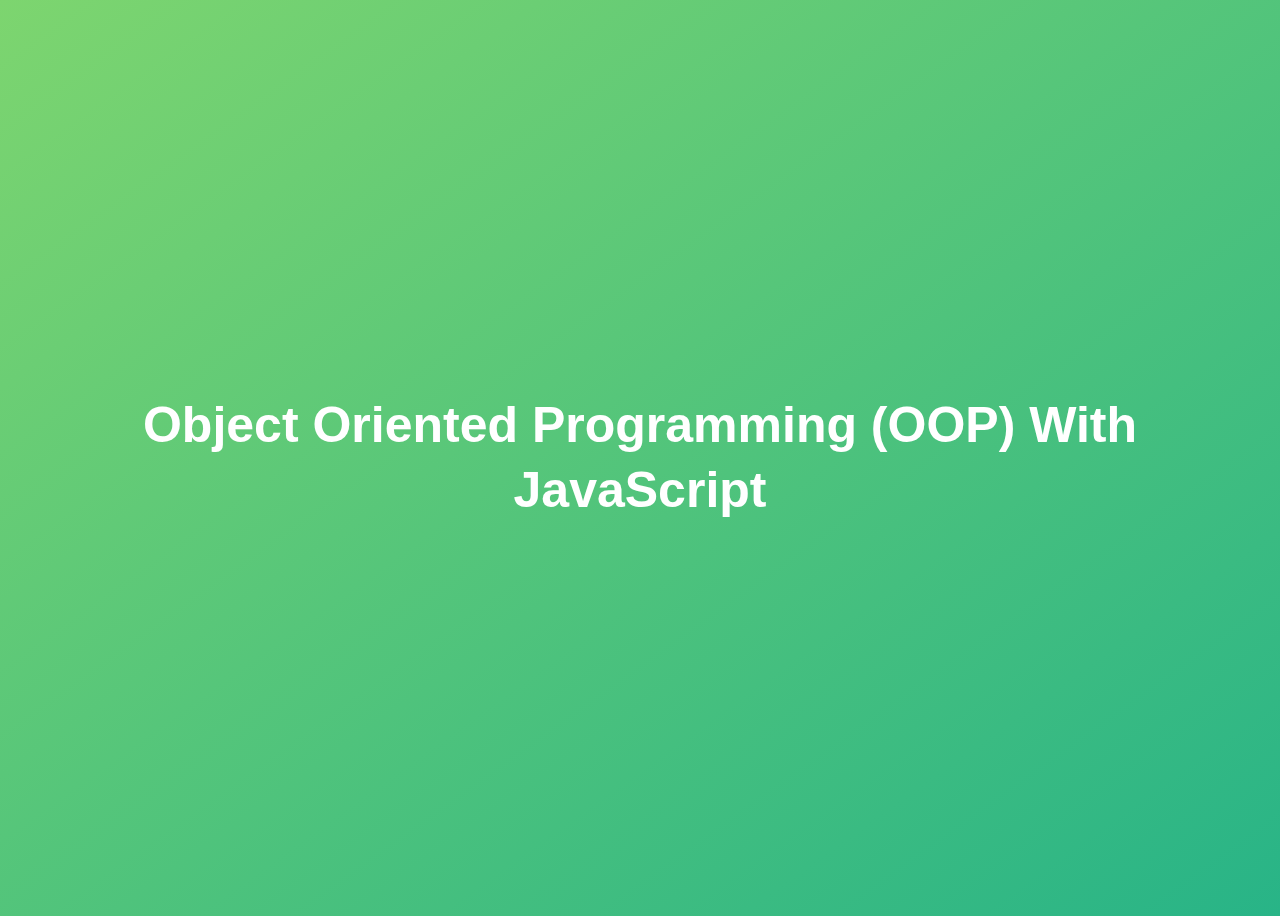
<file: 14-OOP/starter/index.html>
<!DOCTYPE html>
<html lang="en">
  <head>
    <meta charset="UTF-8" />
    <meta name="viewport" content="width=device-width, initial-scale=1.0" />
    <meta http-equiv="X-UA-Compatible" content="ie=edge" />
    <title>Object Oriented Programming (OOP) With JavaScript</title>
    <style>
      body {
        height: 100vh;
        display: flex;
        align-items: center;
        background: linear-gradient(to top left, #28b487, #7dd56f);
      }
      h1 {
        font-family: sans-serif;
        font-size: 50px;
        line-height: 1.3;
        width: 100%;
        padding: 30px;
        text-align: center;
        color: white;
      }
    </style>
    <script defer src="script.js"></script>
  </head>
  <body>
    <h1>Object Oriented Programming (OOP) With JavaScript</h1>
  </body>
</html>
</file>
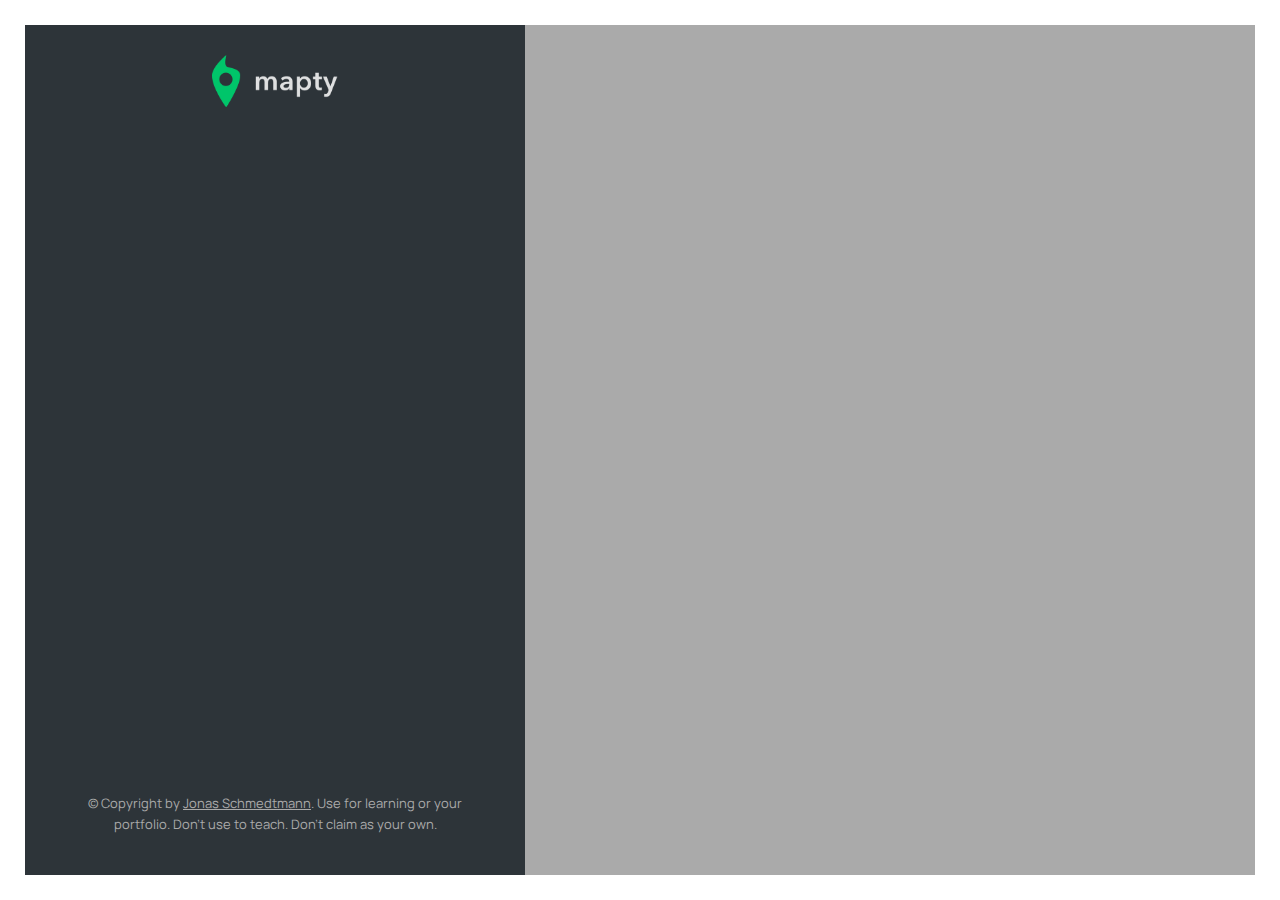
<file: 15-Mapty/starter/index.html>
<!DOCTYPE html>
<html lang="en">
  <head>
    <meta charset="UTF-8" />
    <meta name="viewport" content="width=device-width, initial-scale=1.0" />
    <meta http-equiv="X-UA-Compatible" content="ie=edge" />
    <link rel="shortcut icon" type="image/png" href="/icon.png" />

    <link
      href="https://fonts.googleapis.com/css2?family=Manrope:wght@400;600;700;800&display=swap"
      rel="stylesheet"
    />

    <link rel="stylesheet" href="style.css" />

    <script defer src="script.js"></script>
    <title>mapty // Map your workouts</title>
  </head>
  <body>
    <div class="sidebar">
      <img src="logo.png" alt="Logo" class="logo" />

      <ul class="workouts">
        <form class="form hidden">
          <div class="form__row">
            <label class="form__label">Type</label>
            <select class="form__input form__input--type">
              <option value="running">Running</option>
              <option value="cycling">Cycling</option>
            </select>
          </div>
          <div class="form__row">
            <label class="form__label">Distance</label>
            <input class="form__input form__input--distance" placeholder="km" />
          </div>
          <div class="form__row">
            <label class="form__label">Duration</label>
            <input
              class="form__input form__input--duration"
              placeholder="min"
            />
          </div>
          <div class="form__row">
            <label class="form__label">Cadence</label>
            <input
              class="form__input form__input--cadence"
              placeholder="step/min"
            />
          </div>
          <div class="form__row form__row--hidden">
            <label class="form__label">Elev Gain</label>
            <input
              class="form__input form__input--elevation"
              placeholder="meters"
            />
          </div>
          <button class="form__btn">OK</button>
        </form>

        <!-- <li class="workout workout--running" data-id="1234567890">
          <h2 class="workout__title">Running on April 14</h2>
          <div class="workout__details">
            <span class="workout__icon">🏃‍♂️</span>
            <span class="workout__value">5.2</span>
            <span class="workout__unit">km</span>
          </div>
          <div class="workout__details">
            <span class="workout__icon">⏱</span>
            <span class="workout__value">24</span>
            <span class="workout__unit">min</span>
          </div>
          <div class="workout__details">
            <span class="workout__icon">⚡️</span>
            <span class="workout__value">4.6</span>
            <span class="workout__unit">min/km</span>
          </div>
          <div class="workout__details">
            <span class="workout__icon">🦶🏼</span>
            <span class="workout__value">178</span>
            <span class="workout__unit">spm</span>
          </div>
        </li>

        <li class="workout workout--cycling" data-id="1234567891">
          <h2 class="workout__title">Cycling on April 5</h2>
          <div class="workout__details">
            <span class="workout__icon">🚴‍♀️</span>
            <span class="workout__value">27</span>
            <span class="workout__unit">km</span>
          </div>
          <div class="workout__details">
            <span class="workout__icon">⏱</span>
            <span class="workout__value">95</span>
            <span class="workout__unit">min</span>
          </div>
          <div class="workout__details">
            <span class="workout__icon">⚡️</span>
            <span class="workout__value">16</span>
            <span class="workout__unit">km/h</span>
          </div>
          <div class="workout__details">
            <span class="workout__icon">⛰</span>
            <span class="workout__value">223</span>
            <span class="workout__unit">m</span>
          </div>
        </li> -->
      </ul>

      <p class="copyright">
        &copy; Copyright by
        <a
          class="twitter-link"
          target="_blank"
          href="https://twitter.com/jonasschmedtman"
          >Jonas Schmedtmann</a
        >. Use for learning or your portfolio. Don't use to teach. Don't claim
        as your own.
      </p>
    </div>

    <div id="map"></div>
  </body>
</html>
</file>
<file: 05-Guess-My-Number/starter/style.css>
@import url('https://fonts.googleapis.com/css?family=Press+Start+2P&display=swap');

* {
  margin: 0;
  padding: 0;
  box-sizing: inherit;
}

html {
  font-size: 62.5%;
  box-sizing: border-box;
}

body {
  font-family: 'Press Start 2P', sans-serif;
  color: #eee;
  background-color: #222;
  /* background-color: #60b347; */
}

/* LAYOUT */
header {
  position: relative;
  height: 35vh;
  border-bottom: 7px solid #eee;
}

main {
  height: 65vh;
  color: #eee;
  display: flex;
  align-items: center;
  justify-content: space-around;
}

.left {
  width: 52rem;
  display: flex;
  flex-direction: column;
  align-items: center;
}

.right {
  width: 52rem;
  font-size: 2rem;
}

/* ELEMENTS STYLE */
h1 {
  font-size: 4rem;
  text-align: center;
  position: absolute;
  width: 100%;
  top: 52%;
  left: 50%;
  transform: translate(-50%, -50%);
}

.number {
  background: #eee;
  color: #333;
  font-size: 6rem;
  width: 15rem;
  padding: 3rem 0rem;
  text-align: center;
  position: absolute;
  bottom: 0;
  left: 50%;
  transform: translate(-50%, 50%);
}

.between {
  font-size: 1.4rem;
  position: absolute;
  top: 2rem;
  right: 2rem;
}

.again {
  position: absolute;
  top: 2rem;
  left: 2rem;
}

.guess {
  background: none;
  border: 4px solid #eee;
  font-family: inherit;
  color: inherit;
  font-size: 5rem;
  padding: 2.5rem;
  width: 25rem;
  text-align: center;
  display: block;
  margin-bottom: 3rem;
}

.btn {
  border: none;
  background-color: #eee;
  color: #222;
  font-size: 2rem;
  font-family: inherit;
  padding: 2rem 3rem;
  cursor: pointer;
}

.btn:hover {
  background-color: #ccc;
}

.message {
  margin-bottom: 8rem;
  height: 3rem;
}

.label-score {
  margin-bottom: 2rem;
}
</file>
<file: 06-Modal/starter/style.css>
* {
  margin: 0;
  padding: 0;
  box-sizing: inherit;
}

html {
  font-size: 62.5%;
  box-sizing: border-box;
}

body {
  font-family: sans-serif;
  color: #333;
  line-height: 1.5;
  height: 100vh;
  position: relative;
  display: flex;
  align-items: flex-start;
  justify-content: center;
  background: linear-gradient(to top left, #28b487, #7dd56f);
}

.show-modal {
  font-size: 2rem;
  font-weight: 600;
  padding: 1.75rem 3.5rem;
  margin: 5rem 2rem;
  border: none;
  background-color: #fff;
  color: #444;
  border-radius: 10rem;
  cursor: pointer;
}

.close-modal {
  position: absolute;
  top: 1.2rem;
  right: 2rem;
  font-size: 5rem;
  color: #333;
  cursor: pointer;
  border: none;
  background: none;
}

h1 {
  font-size: 2.5rem;
  margin-bottom: 2rem;
}

p {
  font-size: 1.8rem;
}

/* -------------------------- */
/* CLASSES TO MAKE MODAL WORK */
.hidden {
  display: none;
}

.modal {
  position: absolute;
  top: 50%;
  left: 50%;
  transform: translate(-50%, -50%);
  width: 70%;

  background-color: white;
  padding: 6rem;
  border-radius: 5px;
  box-shadow: 0 3rem 5rem rgba(0, 0, 0, 0.3);
  z-index: 10;
}

.overlay {
  position: absolute;
  top: 0;
  left: 0;
  width: 100%;
  height: 100%;
  background-color: rgba(0, 0, 0, 0.6);
  backdrop-filter: blur(3px);
  z-index: 5;
}
</file>
<file: 07-Pig-Game/starter/style.css>
@import url('https://fonts.googleapis.com/css2?family=Nunito&display=swap');

* {
  margin: 0;
  padding: 0;
  box-sizing: inherit;
}

html {
  font-size: 62.5%;
  box-sizing: border-box;
}

body {
  font-family: 'Nunito', sans-serif;
  font-weight: 400;
  height: 100vh;
  color: #333;
  background-image: linear-gradient(to top left, #753682 0%, #bf2e34 100%);
  display: flex;
  align-items: center;
  justify-content: center;
}

/* LAYOUT */
main {
  position: relative;
  width: 100rem;
  height: 60rem;
  background-color: rgba(255, 255, 255, 0.35);
  backdrop-filter: blur(200px);
  filter: blur();
  box-shadow: 0 3rem 5rem rgba(0, 0, 0, 0.25);
  border-radius: 9px;
  overflow: hidden;
  display: flex;
}

.player {
  flex: 50%;
  padding: 9rem;
  display: flex;
  flex-direction: column;
  align-items: center;
  transition: all 0.75s;
}

/* ELEMENTS */
.name {
  position: relative;
  font-size: 4rem;
  text-transform: uppercase;
  letter-spacing: 1px;
  word-spacing: 2px;
  font-weight: 300;
  margin-bottom: 1rem;
  text-align: center;
}

.score {
  font-size: 8rem;
  font-weight: 300;
  color: #c7365f;
  margin-bottom: auto;
}

.player--active {
  background-color: rgba(255, 255, 255, 0.4);
}
.player--active .name {
  font-weight: 700;
}
.player--active .score {
  font-weight: 400;
}

.player--active .current {
  opacity: 1;
}

.current {
  background-color: #c7365f;
  opacity: 0.8;
  border-radius: 9px;
  color: #fff;
  width: 65%;
  padding: 2rem;
  text-align: center;
  transition: all 0.75s;
}

.current-label {
  text-transform: uppercase;
  margin-bottom: 1rem;
  font-size: 1.7rem;
  color: #ddd;
}

.current-score {
  font-size: 3.5rem;
}

/* ABSOLUTE POSITIONED ELEMENTS */
.btn {
  position: absolute;
  left: 50%;
  transform: translateX(-50%);
  color: #444;
  background: none;
  border: none;
  font-family: inherit;
  font-size: 1.8rem;
  text-transform: uppercase;
  cursor: pointer;
  font-weight: 400;
  transition: all 0.2s;

  background-color: white;
  background-color: rgba(255, 255, 255, 0.6);
  backdrop-filter: blur(10px);

  padding: 0.7rem 2.5rem;
  border-radius: 50rem;
  box-shadow: 0 1.75rem 3.5rem rgba(0, 0, 0, 0.1);
}

.btn::first-letter {
  font-size: 2.4rem;
  display: inline-block;
  margin-right: 0.7rem;
}

.btn--new {
  top: 4rem;
}
.btn--roll {
  top: 39.3rem;
}
.btn--hold {
  top: 46.1rem;
}

.btn:active {
  transform: translate(-50%, 3px);
  box-shadow: 0 1rem 2rem rgba(0, 0, 0, 0.15);
}

.btn:focus {
  outline: none;
}

.dice {
  position: absolute;
  left: 50%;
  top: 16.5rem;
  transform: translateX(-50%);
  height: 10rem;
  box-shadow: 0 2rem 5rem rgba(0, 0, 0, 0.2);
}

.player--winner {
  background-color: #2f2f2f;
}

.player--winner .name {
  font-weight: 700;
  color: #c7365f;
}

/* hidden class */
.hidden {
  display: none;
}
</file>
<file: 11-Arrays-Bankist/starter/style.css>
/*
 * Use this CSS to learn some intersting techniques,
 * in case you're wondering how I built the UI.
 * Have fun! 😁
 */

* {
  margin: 0;
  padding: 0;
  box-sizing: inherit;
}

html {
  font-size: 62.5%;
  box-sizing: border-box;
}

body {
  font-family: "Poppins", sans-serif;
  color: #444;
  background-color: #f3f3f3;
  height: 100vh;
  padding: 2rem;
}

nav {
  display: flex;
  justify-content: space-between;
  align-items: center;
  padding: 0 2rem;
}

.welcome {
  font-size: 1.9rem;
  font-weight: 500;
}

.logo {
  height: 5.25rem;
}

.login {
  display: flex;
}

.login__input {
  border: none;
  padding: 0.5rem 2rem;
  font-size: 1.6rem;
  font-family: inherit;
  text-align: center;
  width: 12rem;
  border-radius: 10rem;
  margin-right: 1rem;
  color: inherit;
  border: 1px solid #fff;
  transition: all 0.3s;
}

.login__input:focus {
  outline: none;
  border: 1px solid #ccc;
}

.login__input::placeholder {
  color: #bbb;
}

.login__btn {
  border: none;
  background: none;
  font-size: 2.2rem;
  color: inherit;
  cursor: pointer;
  transition: all 0.3s;
}

.login__btn:hover,
.login__btn:focus,
.btn--sort:hover,
.btn--sort:focus {
  outline: none;
  color: #777;
}

/* MAIN */
.app {
  position: relative;
  max-width: 100rem;
  margin: 4rem auto;
  display: grid;
  grid-template-columns: 4fr 3fr;
  grid-template-rows: auto repeat(3, 15rem) auto;
  gap: 2rem;

  /* NOTE This creates the fade in/out anumation */
  opacity: 0;
  transition: all 1s;
}

.balance {
  grid-column: 1 / span 2;
  display: flex;
  align-items: flex-end;
  justify-content: space-between;
  margin-bottom: 2rem;
}

.balance__label {
  font-size: 2.2rem;
  font-weight: 500;
  margin-bottom: -0.2rem;
}

.balance__date {
  font-size: 1.4rem;
  color: #888;
}

.balance__value {
  font-size: 4.5rem;
  font-weight: 400;
}

/* MOVEMENTS */
.movements {
  grid-row: 2 / span 3;
  background-color: #fff;
  border-radius: 1rem;
  overflow: scroll;
}

.movements__row {
  padding: 2.25rem 4rem;
  display: flex;
  align-items: center;
  border-bottom: 1px solid #eee;
}

.movements__type {
  font-size: 1.1rem;
  text-transform: uppercase;
  font-weight: 500;
  color: #fff;
  padding: 0.1rem 1rem;
  border-radius: 10rem;
  margin-right: 2rem;
}

.movements__date {
  font-size: 1.1rem;
  text-transform: uppercase;
  font-weight: 500;
  color: #666;
}

.movements__type--deposit {
  background-image: linear-gradient(to top left, #39b385, #9be15d);
}

.movements__type--withdrawal {
  background-image: linear-gradient(to top left, #e52a5a, #ff585f);
}

.movements__value {
  font-size: 1.7rem;
  margin-left: auto;
}

/* SUMMARY */
.summary {
  grid-row: 5 / 6;
  display: flex;
  align-items: baseline;
  padding: 0 0.3rem;
  margin-top: 1rem;
}

.summary__label {
  font-size: 1.2rem;
  font-weight: 500;
  text-transform: uppercase;
  margin-right: 0.8rem;
}

.summary__value {
  font-size: 2.2rem;
  margin-right: 2.5rem;
}

.summary__value--in,
.summary__value--interest {
  color: #66c873;
}

.summary__value--out {
  color: #f5465d;
}

.btn--sort {
  margin-left: auto;
  border: none;
  background: none;
  font-size: 1.3rem;
  font-weight: 500;
  cursor: pointer;
}

/* OPERATIONS */
.operation {
  border-radius: 1rem;
  padding: 3rem 4rem;
  color: #333;
}

.operation--transfer {
  background-image: linear-gradient(to top left, #ffb003, #ffcb03);
}

.operation--loan {
  background-image: linear-gradient(to top left, #39b385, #9be15d);
}

.operation--close {
  background-image: linear-gradient(to top left, #e52a5a, #ff585f);
}

h2 {
  margin-bottom: 1.5rem;
  font-size: 1.7rem;
  font-weight: 600;
  color: #333;
}

.form {
  display: grid;
  grid-template-columns: 2.5fr 2.5fr 1fr;
  grid-template-rows: auto auto;
  gap: 0.4rem 1rem;
}

/* Exceptions for interst */
.form.form--loan {
  grid-template-columns: 2.5fr 1fr 2.5fr;
}
.form__label--loan {
  grid-row: 2;
}
/* End exceptions */

.form__input {
  width: 100%;
  border: none;
  background-color: rgba(255, 255, 255, 0.4);
  font-family: inherit;
  font-size: 1.5rem;
  text-align: center;
  color: #333;
  padding: 0.3rem 1rem;
  border-radius: 0.7rem;
  transition: all 0.3s;
}

.form__input:focus {
  outline: none;
  background-color: rgba(255, 255, 255, 0.6);
}

.form__label {
  font-size: 1.3rem;
  text-align: center;
}

.form__btn {
  border: none;
  border-radius: 0.7rem;
  font-size: 1.8rem;
  background-color: #fff;
  cursor: pointer;
  transition: all 0.3s;
}

.form__btn:focus {
  outline: none;
  background-color: rgba(255, 255, 255, 0.8);
}

.logout-timer {
  padding: 0 0.3rem;
  margin-top: 1.9rem;
  text-align: right;
  font-size: 1.25rem;
}

.timer {
  font-weight: 600;
}
</file>
<file: 13-Advanced-DOM-Bankist/starter/style.css>
/* The page is NOT responsive. You can implement responsiveness yourself if you wanna have some fun 😃 */

:root {
  --color-primary: #5ec576;
  --color-secondary: #ffcb03;
  --color-tertiary: #ff585f;
  --color-primary-darker: #4bbb7d;
  --color-secondary-darker: #ffbb00;
  --color-tertiary-darker: #fd424b;
  --color-primary-opacity: #5ec5763a;
  --color-secondary-opacity: #ffcd0331;
  --color-tertiary-opacity: #ff58602d;
  --gradient-primary: linear-gradient(to top left, #39b385, #9be15d);
  --gradient-secondary: linear-gradient(to top left, #ffb003, #ffcb03);
}

* {
  margin: 0;
  padding: 0;
  box-sizing: inherit;
}

html {
  font-size: 62.5%;
  box-sizing: border-box;
}

body {
  font-family: 'Poppins', sans-serif;
  font-weight: 300;
  color: #444;
  line-height: 1.9;
  background-color: #f3f3f3;
}

/* GENERAL ELEMENTS */
.section {
  padding: 15rem 3rem;
  border-top: 1px solid #ddd;

  transition: transform 1s, opacity 1s;
}

.section--hidden {
  opacity: 0;
  transform: translateY(8rem);
}

.section__title {
  max-width: 80rem;
  margin: 0 auto 8rem auto;
}

.section__description {
  font-size: 1.8rem;
  font-weight: 600;
  text-transform: uppercase;
  color: var(--color-primary);
  margin-bottom: 1rem;
}

.section__header {
  font-size: 4rem;
  line-height: 1.3;
  font-weight: 500;
}

.btn {
  display: inline-block;
  background-color: var(--color-primary);
  font-size: 1.6rem;
  font-family: inherit;
  font-weight: 500;
  border: none;
  padding: 1.25rem 4.5rem;
  border-radius: 10rem;
  cursor: pointer;
  transition: all 0.3s;
}

.btn:hover {
  background-color: var(--color-primary-darker);
}

.btn--text {
  display: inline-block;
  background: none;
  font-size: 1.7rem;
  font-family: inherit;
  font-weight: 500;
  color: var(--color-primary);
  border: none;
  border-bottom: 1px solid currentColor;
  padding-bottom: 2px;
  cursor: pointer;
  transition: all 0.3s;
}

p {
  color: #666;
}

/* This is BAD for accessibility! Don't do in the real world! */
button:focus {
  outline: none;
}

img {
  transition: filter 0.5s;
}

.lazy-img {
  filter: blur(20px);
}

/* NAVIGATION */
.nav {
  display: flex;
  justify-content: space-between;
  align-items: center;
  height: 9rem;
  width: 100%;
  padding: 0 6rem;
  z-index: 100;
}

/* nav and stickly class at the same time */
.nav.sticky {
  position: fixed;
  background-color: rgba(255, 255, 255, 0.95);
}

.nav__logo {
  height: 4.5rem;
  transition: all 0.3s;
}

.nav__links {
  display: flex;
  align-items: center;
  list-style: none;
}

.nav__item {
  margin-left: 4rem;
}

.nav__link:link,
.nav__link:visited {
  font-size: 1.7rem;
  font-weight: 400;
  color: inherit;
  text-decoration: none;
  display: block;
  transition: all 0.3s;
}

.nav__link--btn:link,
.nav__link--btn:visited {
  padding: 0.8rem 2.5rem;
  border-radius: 3rem;
  background-color: var(--color-primary);
  color: #222;
}

.nav__link--btn:hover,
.nav__link--btn:active {
  color: inherit;
  background-color: var(--color-primary-darker);
  color: #333;
}

/* HEADER */
.header {
  padding: 0 3rem;
  height: 100vh;
  display: flex;
  flex-direction: column;
  align-items: center;
}

.header__title {
  flex: 1;

  max-width: 115rem;
  display: grid;
  grid-template-columns: 3fr 2fr;
  row-gap: 3rem;
  align-content: center;
  justify-content: center;

  align-items: start;
  justify-items: start;
}

h1 {
  font-size: 5.5rem;
  line-height: 1.35;
}

h4 {
  font-size: 2.4rem;
  font-weight: 500;
}

.header__img {
  width: 100%;
  grid-column: 2 / 3;
  grid-row: 1 / span 4;
  transform: translateY(-6rem);
}

.highlight {
  position: relative;
}

.highlight::after {
  display: block;
  content: '';
  position: absolute;
  bottom: 0;
  left: 0;
  height: 100%;
  width: 100%;
  z-index: -1;
  opacity: 0.7;
  transform: scale(1.07, 1.05) skewX(-15deg);
  background-image: var(--gradient-primary);
}

/* FEATURES */
.features {
  display: grid;
  grid-template-columns: 1fr 1fr;
  gap: 4rem;
  margin: 0 12rem;
}

.features__img {
  width: 100%;
}

.features__feature {
  align-self: center;
  justify-self: center;
  width: 70%;
  font-size: 1.5rem;
}

.features__icon {
  display: flex;
  align-items: center;
  justify-content: center;
  background-color: var(--color-primary-opacity);
  height: 5.5rem;
  width: 5.5rem;
  border-radius: 50%;
  margin-bottom: 2rem;
}

.features__icon svg {
  height: 2.5rem;
  width: 2.5rem;
  fill: var(--color-primary);
}

.features__header {
  font-size: 2rem;
  margin-bottom: 1rem;
}

/* OPERATIONS */
.operations {
  max-width: 100rem;
  margin: 12rem auto 0 auto;

  background-color: #fff;
}

.operations__tab-container {
  display: flex;
  justify-content: center;
}

.operations__tab {
  margin-right: 2.5rem;
  transform: translateY(-50%);
}

.operations__tab span {
  margin-right: 1rem;
  font-weight: 600;
  display: inline-block;
}

.operations__tab--1 {
  background-color: var(--color-secondary);
}

.operations__tab--1:hover {
  background-color: var(--color-secondary-darker);
}

.operations__tab--3 {
  background-color: var(--color-tertiary);
  margin: 0;
}

.operations__tab--3:hover {
  background-color: var(--color-tertiary-darker);
}

.operations__tab--active {
  transform: translateY(-66%);
}

.operations__content {
  display: none;

  /* JUST PRESENTATIONAL */
  font-size: 1.7rem;
  padding: 2.5rem 7rem 6.5rem 7rem;
}

.operations__content--active {
  display: grid;
  grid-template-columns: 7rem 1fr;
  column-gap: 3rem;
  row-gap: 0.5rem;
}

.operations__header {
  font-size: 2.25rem;
  font-weight: 500;
  align-self: center;
}

.operations__icon {
  display: flex;
  align-items: center;
  justify-content: center;
  height: 7rem;
  width: 7rem;
  border-radius: 50%;
}

.operations__icon svg {
  height: 2.75rem;
  width: 2.75rem;
}

.operations__content p {
  grid-column: 2;
}

.operations__icon--1 {
  background-color: var(--color-secondary-opacity);
}
.operations__icon--2 {
  background-color: var(--color-primary-opacity);
}
.operations__icon--3 {
  background-color: var(--color-tertiary-opacity);
}
.operations__icon--1 svg {
  fill: var(--color-secondary-darker);
}
.operations__icon--2 svg {
  fill: var(--color-primary);
}
.operations__icon--3 svg {
  fill: var(--color-tertiary);
}

/* SLIDER */
.slider {
  max-width: 100rem;
  height: 50rem;
  margin: 0 auto;
  position: relative;

  /* IN THE END */
  overflow: hidden;
}

.slide {
  position: absolute;
  top: 0;
  width: 100%;
  height: 50rem;

  display: flex;
  align-items: center;
  justify-content: center;

  /* THIS creates the animation! */
  transition: transform 1s;
}

.slide > img {
  /* Only for images that have different size than slide */
  width: 100%;
  height: 100%;
  object-fit: cover;
}

.slider__btn {
  position: absolute;
  top: 50%;
  z-index: 10;

  border: none;
  background: rgba(255, 255, 255, 0.7);
  font-family: inherit;
  color: #333;
  border-radius: 50%;
  height: 5.5rem;
  width: 5.5rem;
  font-size: 3.25rem;
  cursor: pointer;
}

.slider__btn--left {
  left: 6%;
  transform: translate(-50%, -50%);
}

.slider__btn--right {
  right: 6%;
  transform: translate(50%, -50%);
}

.dots {
  position: absolute;
  bottom: 5%;
  left: 50%;
  transform: translateX(-50%);
  display: flex;
}

.dots__dot {
  border: none;
  background-color: #b9b9b9;
  opacity: 0.7;
  height: 1rem;
  width: 1rem;
  border-radius: 50%;
  margin-right: 1.75rem;
  cursor: pointer;
  transition: all 0.5s;

  /* Only necessary when overlying images */
  /* box-shadow: 0 0.6rem 1.5rem rgba(0, 0, 0, 0.7); */
}

.dots__dot:last-child {
  margin: 0;
}

.dots__dot--active {
  /* background-color: #fff; */
  background-color: #888;
  opacity: 1;
}

/* TESTIMONIALS */
.testimonial {
  width: 65%;
  position: relative;
}

.testimonial::before {
  content: '\201C';
  position: absolute;
  top: -5.7rem;
  left: -6.8rem;
  line-height: 1;
  font-size: 20rem;
  font-family: inherit;
  color: var(--color-primary);
  z-index: -1;
}

.testimonial__header {
  font-size: 2.25rem;
  font-weight: 500;
  margin-bottom: 1.5rem;
}

.testimonial__text {
  font-size: 1.7rem;
  margin-bottom: 3.5rem;
  color: #666;
}

.testimonial__author {
  margin-left: 3rem;
  font-style: normal;

  display: grid;
  grid-template-columns: 6.5rem 1fr;
  column-gap: 2rem;
}

.testimonial__photo {
  grid-row: 1 / span 2;
  width: 6.5rem;
  border-radius: 50%;
}

.testimonial__name {
  font-size: 1.7rem;
  font-weight: 500;
  align-self: end;
  margin: 0;
}

.testimonial__location {
  font-size: 1.5rem;
}

.section__title--testimonials {
  margin-bottom: 4rem;
}

/* SIGNUP */
.section--sign-up {
  background-color: #37383d;
  border-top: none;
  border-bottom: 1px solid #444;
  text-align: center;
  padding: 10rem 3rem;
}

.section--sign-up .section__header {
  color: #fff;
  text-align: center;
}

.section--sign-up .section__title {
  margin-bottom: 6rem;
}

.section--sign-up .btn {
  font-size: 1.9rem;
  padding: 2rem 5rem;
}

/* FOOTER */
.footer {
  padding: 10rem 3rem;
  background-color: #37383d;
}

.footer__nav {
  list-style: none;
  display: flex;
  justify-content: center;
  margin-bottom: 5rem;
}

.footer__item {
  margin-right: 4rem;
}

.footer__link {
  font-size: 1.6rem;
  color: #eee;
  text-decoration: none;
}

.footer__logo {
  height: 5rem;
  display: block;
  margin: 0 auto;
  margin-bottom: 5rem;
}

.footer__copyright {
  font-size: 1.4rem;
  color: #aaa;
  text-align: center;
}

.footer__copyright .footer__link {
  font-size: 1.4rem;
}

/* MODAL WINDOW */
.modal {
  position: fixed;
  top: 50%;
  left: 50%;
  transform: translate(-50%, -50%);
  max-width: 60rem;
  background-color: #f3f3f3;
  padding: 5rem 6rem;
  box-shadow: 0 4rem 6rem rgba(0, 0, 0, 0.3);
  z-index: 1000;
  transition: all 0.5s;
}

.overlay {
  position: fixed;
  top: 0;
  left: 0;
  width: 100%;
  height: 100%;
  background-color: rgba(0, 0, 0, 0.5);
  backdrop-filter: blur(4px);
  z-index: 100;
  transition: all 0.5s;
}

.modal__header {
  font-size: 3.25rem;
  margin-bottom: 4.5rem;
  line-height: 1.5;
}

.modal__form {
  margin: 0 3rem;
  display: grid;
  grid-template-columns: 1fr 2fr;
  align-items: center;
  gap: 2.5rem;
}

.modal__form label {
  font-size: 1.7rem;
  font-weight: 500;
}

.modal__form input {
  font-size: 1.7rem;
  padding: 1rem 1.5rem;
  border: 1px solid #ddd;
  border-radius: 0.5rem;
}

.modal__form button {
  grid-column: 1 / span 2;
  justify-self: center;
  margin-top: 1rem;
}

.btn--close-modal {
  font-family: inherit;
  color: inherit;
  position: absolute;
  top: 0.5rem;
  right: 2rem;
  font-size: 4rem;
  cursor: pointer;
  border: none;
  background: none;
}

.hidden {
  visibility: hidden;
  opacity: 0;
}

/* COOKIE MESSAGE */
.cookie-message {
  display: flex;
  align-items: center;
  justify-content: space-evenly;
  width: 100%;
  background-color: white;
  color: #bbb;
  font-size: 1.5rem;
  font-weight: 400;
}
</file>
<file: 15-Mapty/starter/style.css>
:root {
  --color-brand--1: #ffb545;
  --color-brand--2: #00c46a;

  --color-dark--1: #2d3439;
  --color-dark--2: #42484d;
  --color-light--1: #aaa;
  --color-light--2: #ececec;
  --color-light--3: rgb(214, 222, 224);
}

* {
  margin: 0;
  padding: 0;
  box-sizing: inherit;
}

html {
  font-size: 62.5%;
  box-sizing: border-box;
}

body {
  font-family: 'Manrope', sans-serif;
  color: var(--color-light--2);
  font-weight: 400;
  line-height: 1.6;
  height: 100vh;
  overscroll-behavior-y: none;

  background-color: #fff;
  padding: 2.5rem;

  display: flex;
}

/* GENERAL */
a:link,
a:visited {
  color: var(--color-brand--1);
}

/* SIDEBAR */
.sidebar {
  flex-basis: 50rem;
  background-color: var(--color-dark--1);
  padding: 3rem 5rem 4rem 5rem;
  display: flex;
  flex-direction: column;
}

.logo {
  height: 5.2rem;
  align-self: center;
  margin-bottom: 4rem;
}

.workouts {
  list-style: none;
  height: 77vh;
  overflow-y: scroll;
  overflow-x: hidden;
}

.workouts::-webkit-scrollbar {
  width: 0;
}

.workout {
  background-color: var(--color-dark--2);
  border-radius: 5px;
  padding: 1.5rem 2.25rem;
  margin-bottom: 1.75rem;
  cursor: pointer;

  display: grid;
  grid-template-columns: 1fr 1fr 1fr 1fr;
  gap: 0.75rem 1.5rem;
}
.workout--running {
  border-left: 5px solid var(--color-brand--2);
}
.workout--cycling {
  border-left: 5px solid var(--color-brand--1);
}

.workout__title {
  font-size: 1.7rem;
  font-weight: 600;
  grid-column: 1 / -1;
}

.workout__details {
  display: flex;
  align-items: baseline;
}

.workout__icon {
  font-size: 1.8rem;
  margin-right: 0.2rem;
  height: 0.28rem;
}

.workout__value {
  font-size: 1.5rem;
  margin-right: 0.5rem;
}

.workout__unit {
  font-size: 1.1rem;
  color: var(--color-light--1);
  text-transform: uppercase;
  font-weight: 800;
}

.form {
  background-color: var(--color-dark--2);
  border-radius: 5px;
  padding: 1.5rem 2.75rem;
  margin-bottom: 1.75rem;

  display: grid;
  grid-template-columns: 1fr 1fr;
  gap: 0.5rem 2.5rem;

  /* Match height and activity boxes */
  height: 9.25rem;
  transition: all 0.5s, transform 1ms;
}

.form.hidden {
  transform: translateY(-30rem);
  height: 0;
  padding: 0 2.25rem;
  margin-bottom: 0;
  opacity: 0;
}

.form__row {
  display: flex;
  align-items: center;
}

.form__row--hidden {
  display: none;
}

.form__label {
  flex: 0 0 50%;
  font-size: 1.5rem;
  font-weight: 600;
}

.form__input {
  width: 100%;
  padding: 0.3rem 1.1rem;
  font-family: inherit;
  font-size: 1.4rem;
  border: none;
  border-radius: 3px;
  background-color: var(--color-light--3);
  transition: all 0.2s;
}

.form__input:focus {
  outline: none;
  background-color: #fff;
}

.form__btn {
  display: none;
}

.copyright {
  margin-top: auto;
  font-size: 1.3rem;
  text-align: center;
  color: var(--color-light--1);
}

.twitter-link:link,
.twitter-link:visited {
  color: var(--color-light--1);
  transition: all 0.2s;
}

.twitter-link:hover,
.twitter-link:active {
  color: var(--color-light--2);
}

/* MAP */
#map {
  flex: 1;
  height: 100%;
  background-color: var(--color-light--1);
}

/* Popup width is defined in JS using options */
.leaflet-popup .leaflet-popup-content-wrapper {
  background-color: var(--color-dark--1);
  color: var(--color-light--2);
  border-radius: 5px;
  padding-right: 0.6rem;
}

.leaflet-popup .leaflet-popup-content {
  font-size: 1.5rem;
}

.leaflet-popup .leaflet-popup-tip {
  background-color: var(--color-dark--1);
}

.running-popup .leaflet-popup-content-wrapper {
  border-left: 5px solid var(--color-brand--2);
}
.cycling-popup .leaflet-popup-content-wrapper {
  border-left: 5px solid var(--color-brand--1);
}
</file>
